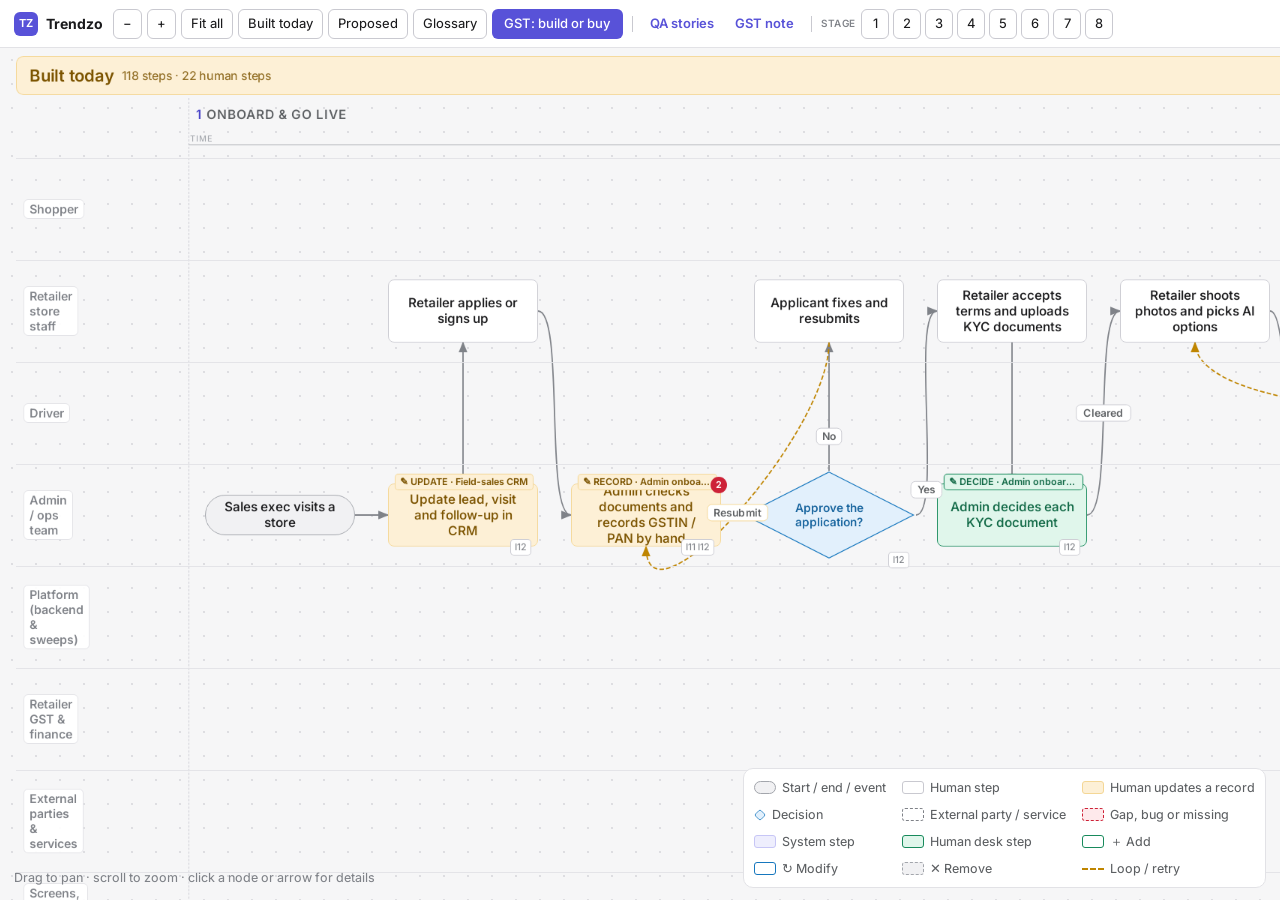
<file: index.html>
<!doctype html>
<html lang="en">
<head>
<meta charset="utf-8">
<meta name="viewport" content="width=device-width, initial-scale=1">
<title>Process map</title>
<meta name="robots" content="noindex,nofollow">
<link rel="icon" href="data:image/svg+xml,%3Csvg xmlns='http://www.w3.org/2000/svg' viewBox='0 0 32 32'%3E%3Crect width='32' height='32' rx='8' fill='%235852d8'/%3E%3Ctext x='16' y='21' font-size='13' font-family='sans-serif' font-weight='700' text-anchor='middle' fill='white'%3EOT%3C/text%3E%3C/svg%3E">
<link rel="stylesheet" href="style.css">
</head>
<body>
<header id="bar">
  <div class="brand"></div>
  <div class="tools">
    <button data-act="out" title="Zoom out">−</button>
    <button data-act="in" title="Zoom in">+</button>
    <button data-act="all">Fit all</button>
    <button data-act="manual">Manual</button>
    <button data-act="auto">Automated</button>
    <button data-act="glossary">Glossary</button>
    <span class="sep"></span>
    <a class="docnav" href="qa-consumer.html" title="Consumer app QA user stories" style="color:#5852d8;text-decoration:none;font-weight:600;font-size:13px;padding:0 8px;white-space:nowrap">QA stories</a>
    <a class="docnav" href="doc.html" title="GST: build in-house or buy" style="color:#5852d8;text-decoration:none;font-weight:600;font-size:13px;padding:0 8px;white-space:nowrap">GST note</a>
    <span class="sep"></span>
    <span class="lbl">Stage</span>
    <span id="stages"></span>
  </div>
  <div class="stats" id="stats"></div>
</header>

<main id="view">
  <div id="world">
    <svg id="edges" width="1" height="1"></svg>
    <div id="nodes"></div>
    <svg id="labels" width="1" height="1"></svg>
  </div>
  <div id="legend"></div>
  <div id="hint">Drag to pan · scroll to zoom · click a node or arrow for details</div>
</main>

<aside id="panel" hidden></aside>

<script src="data.js"></script>
<script src="app.js"></script>
</body>
</html>
</file>
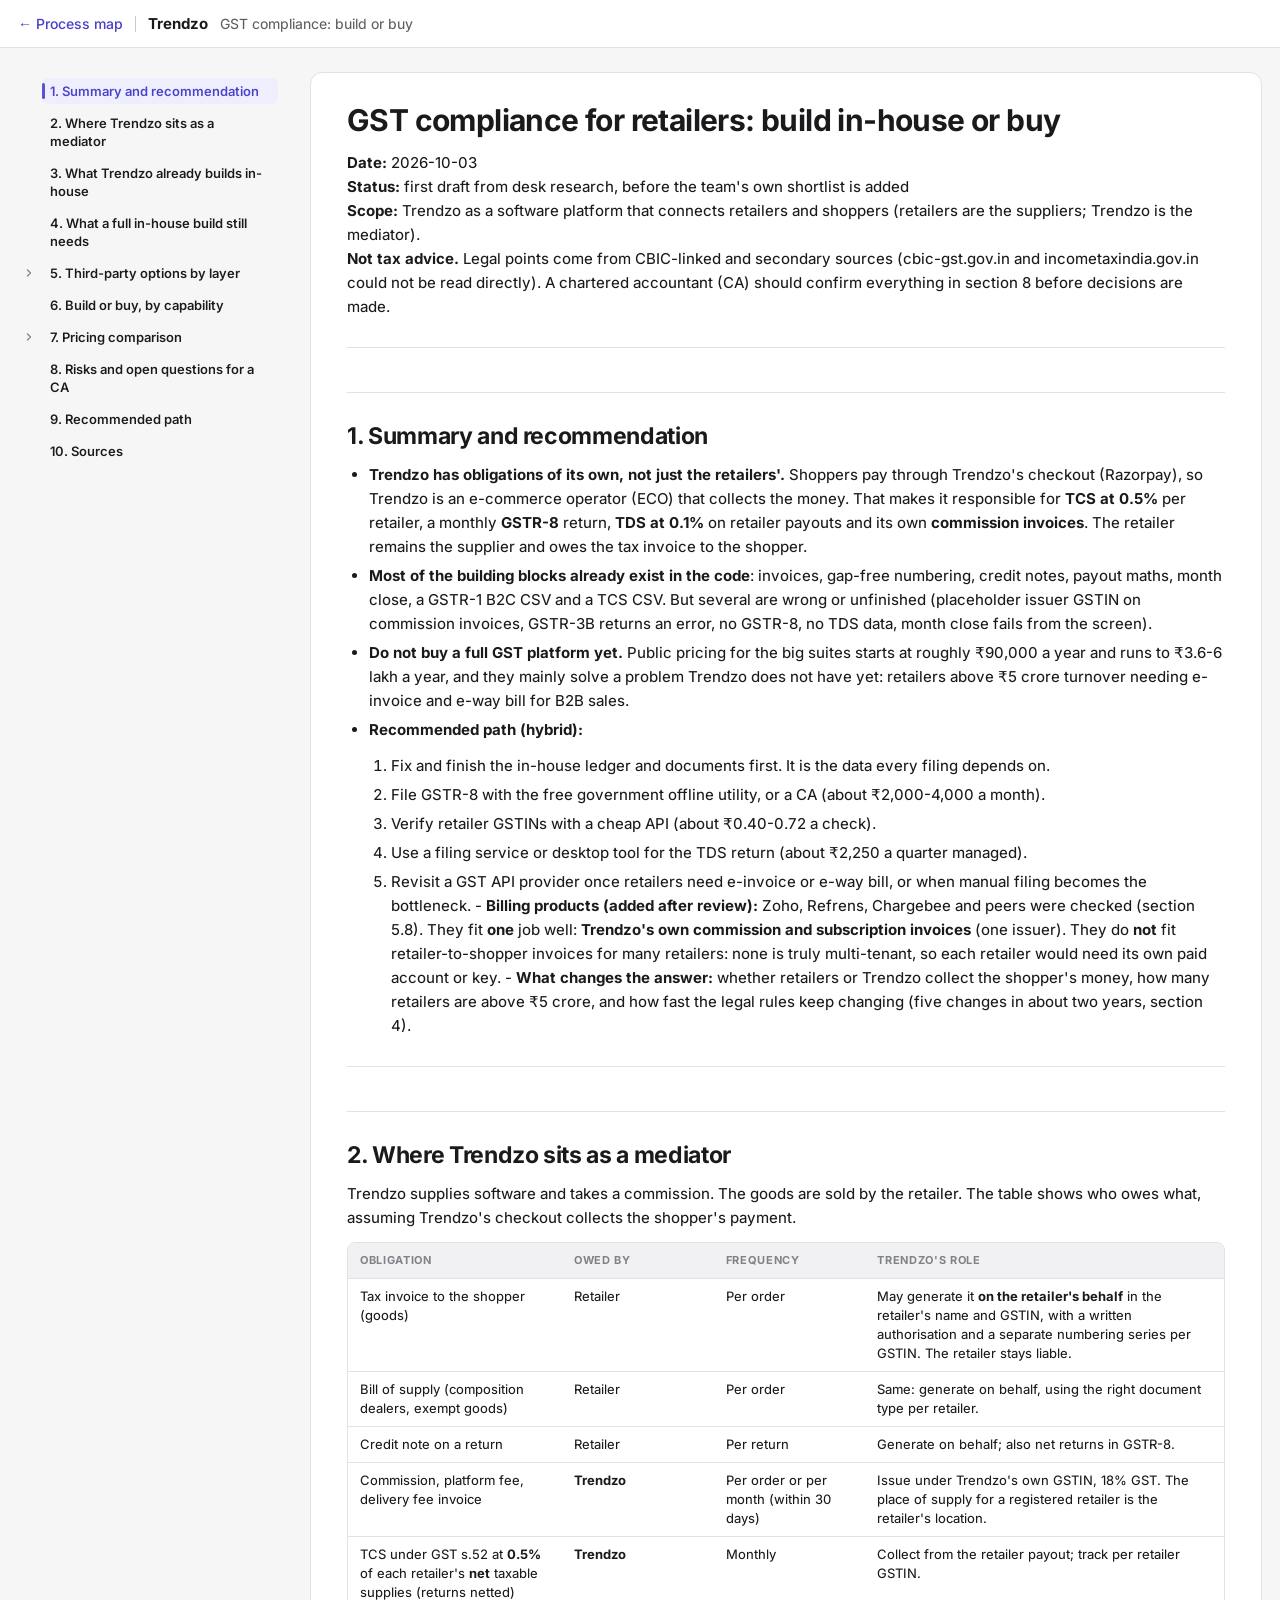
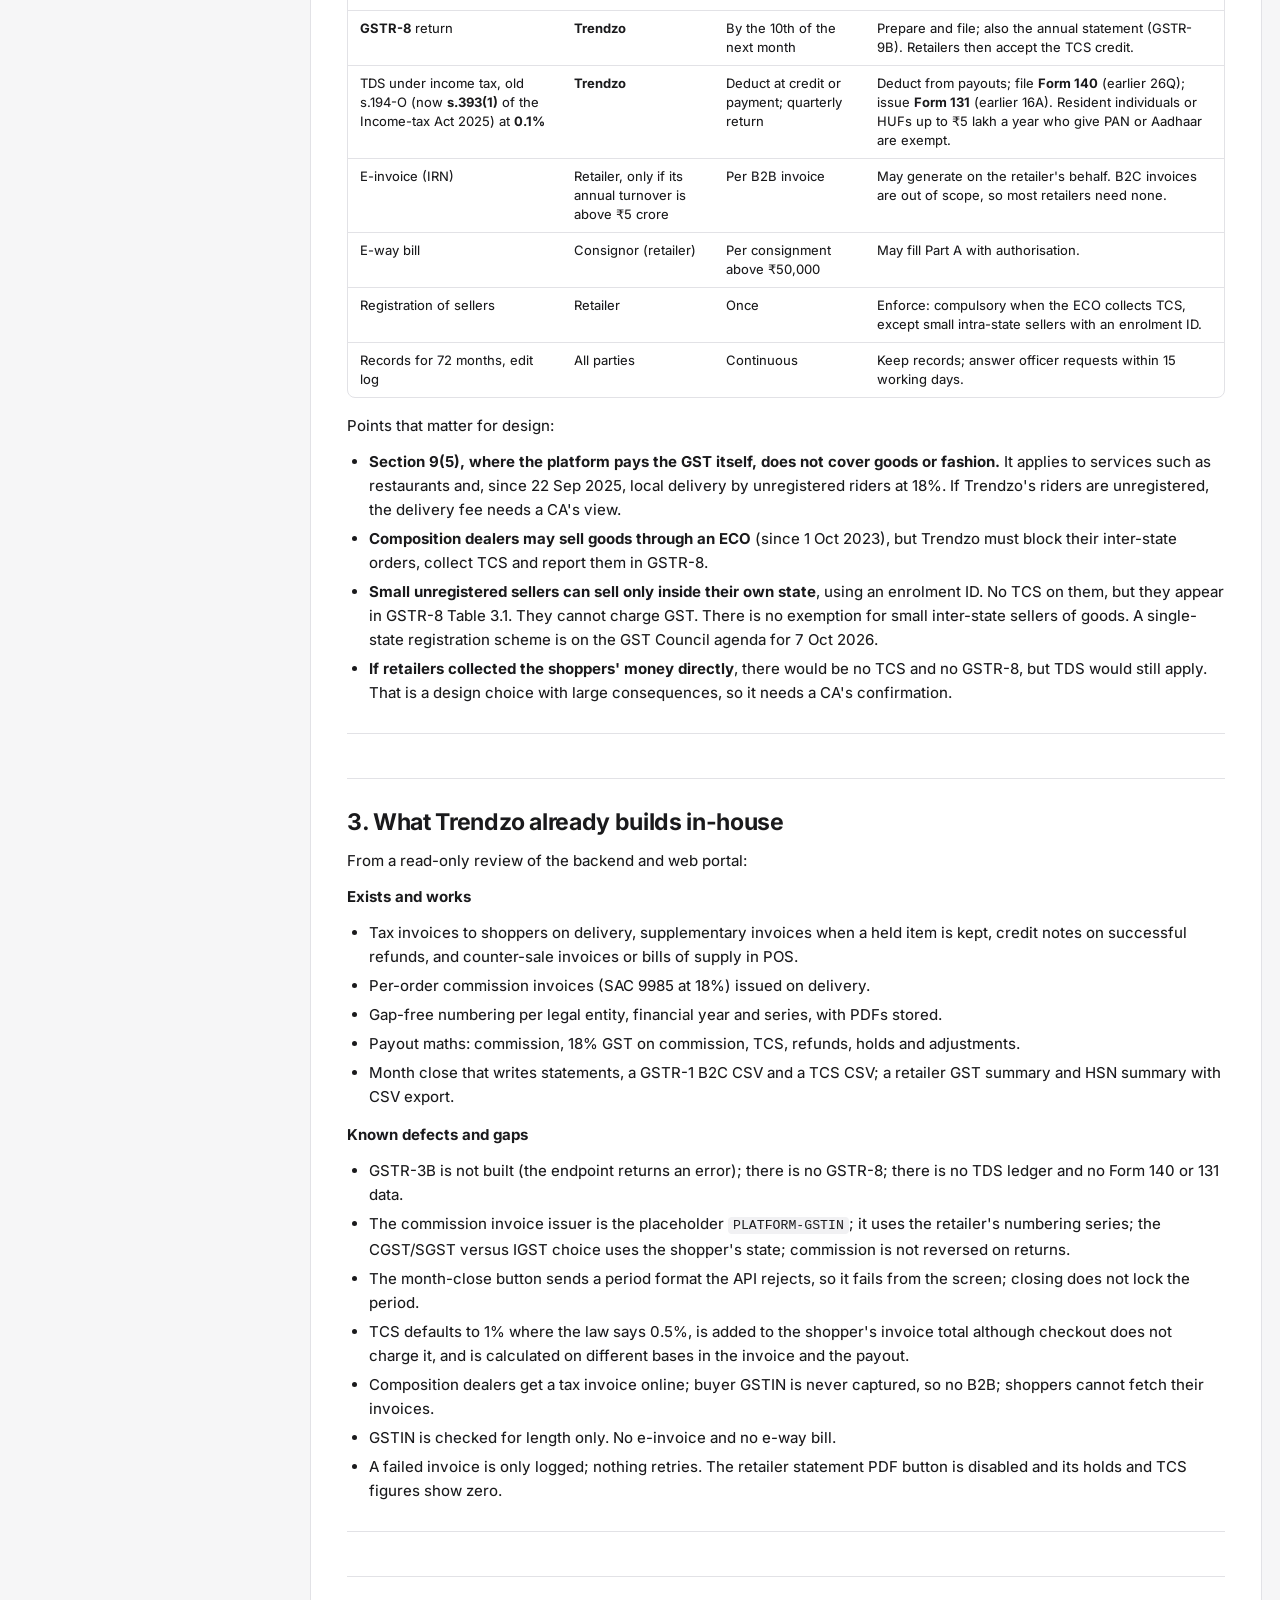
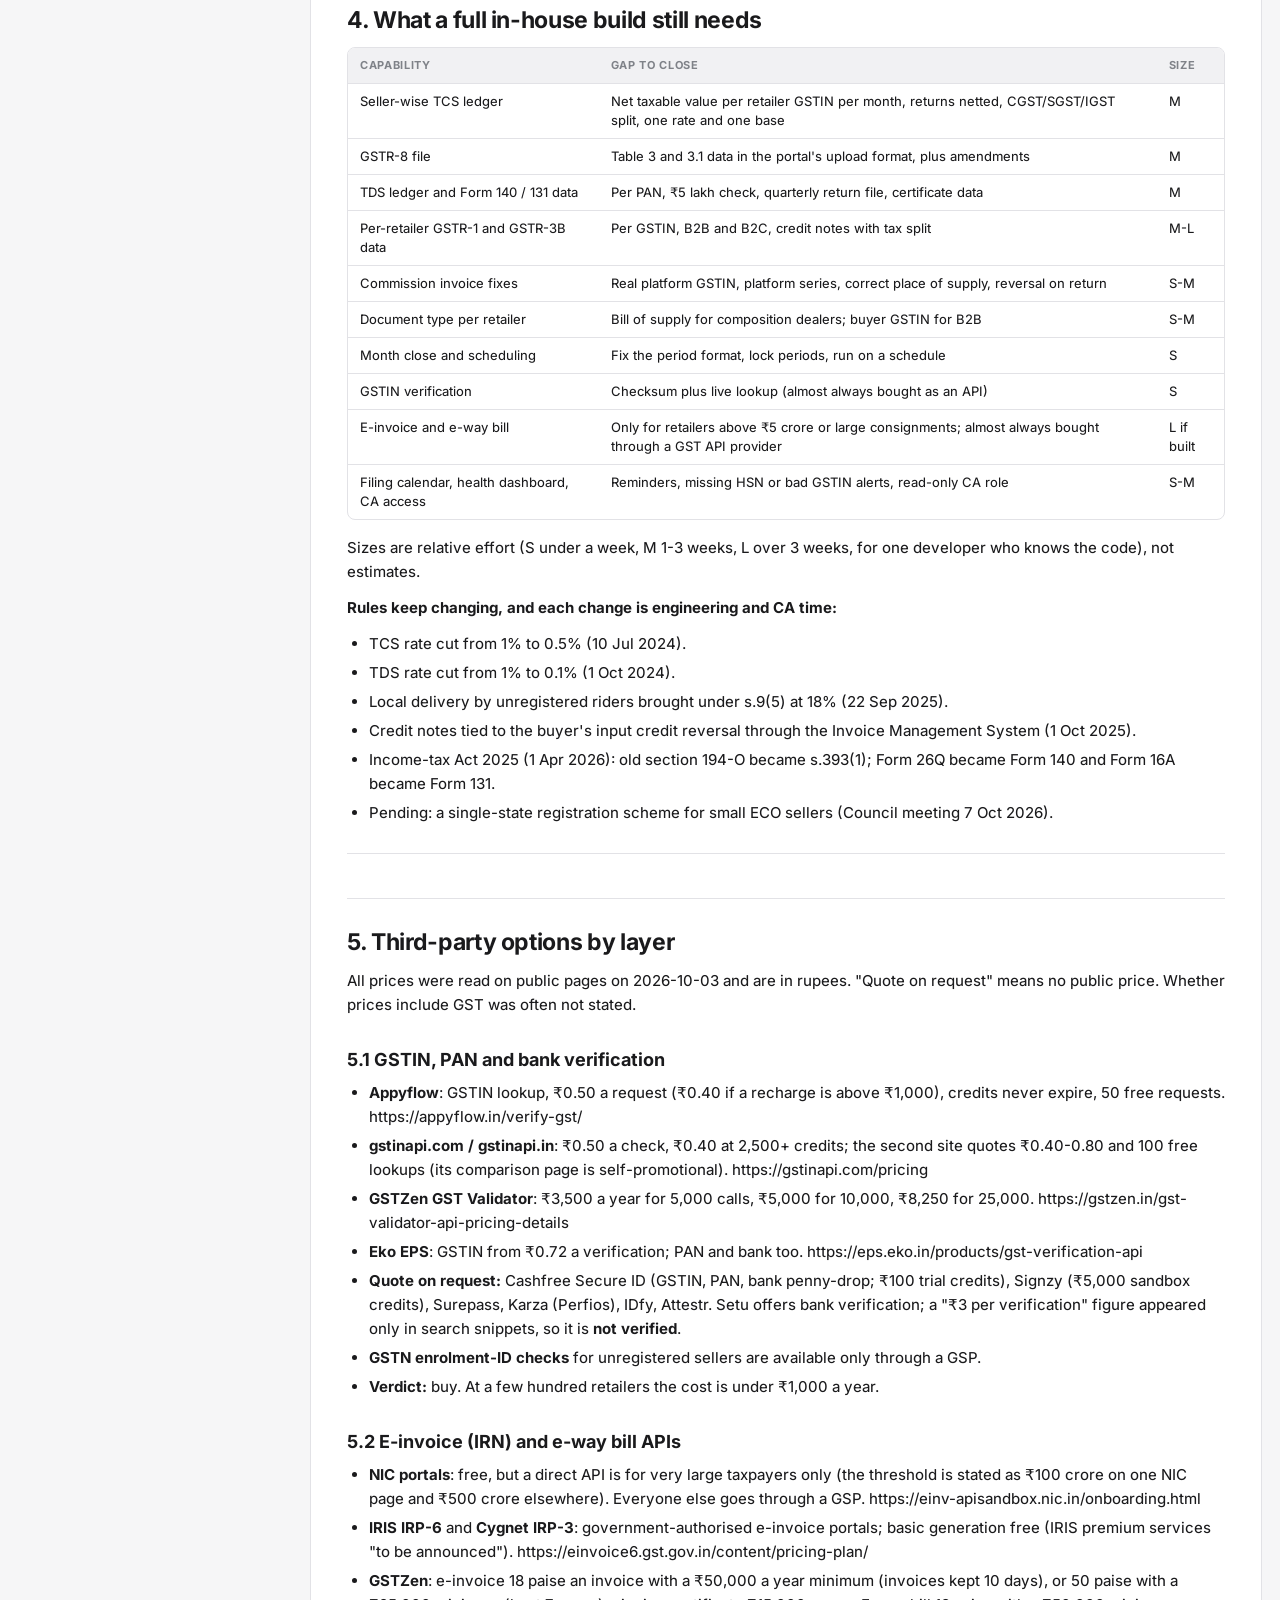
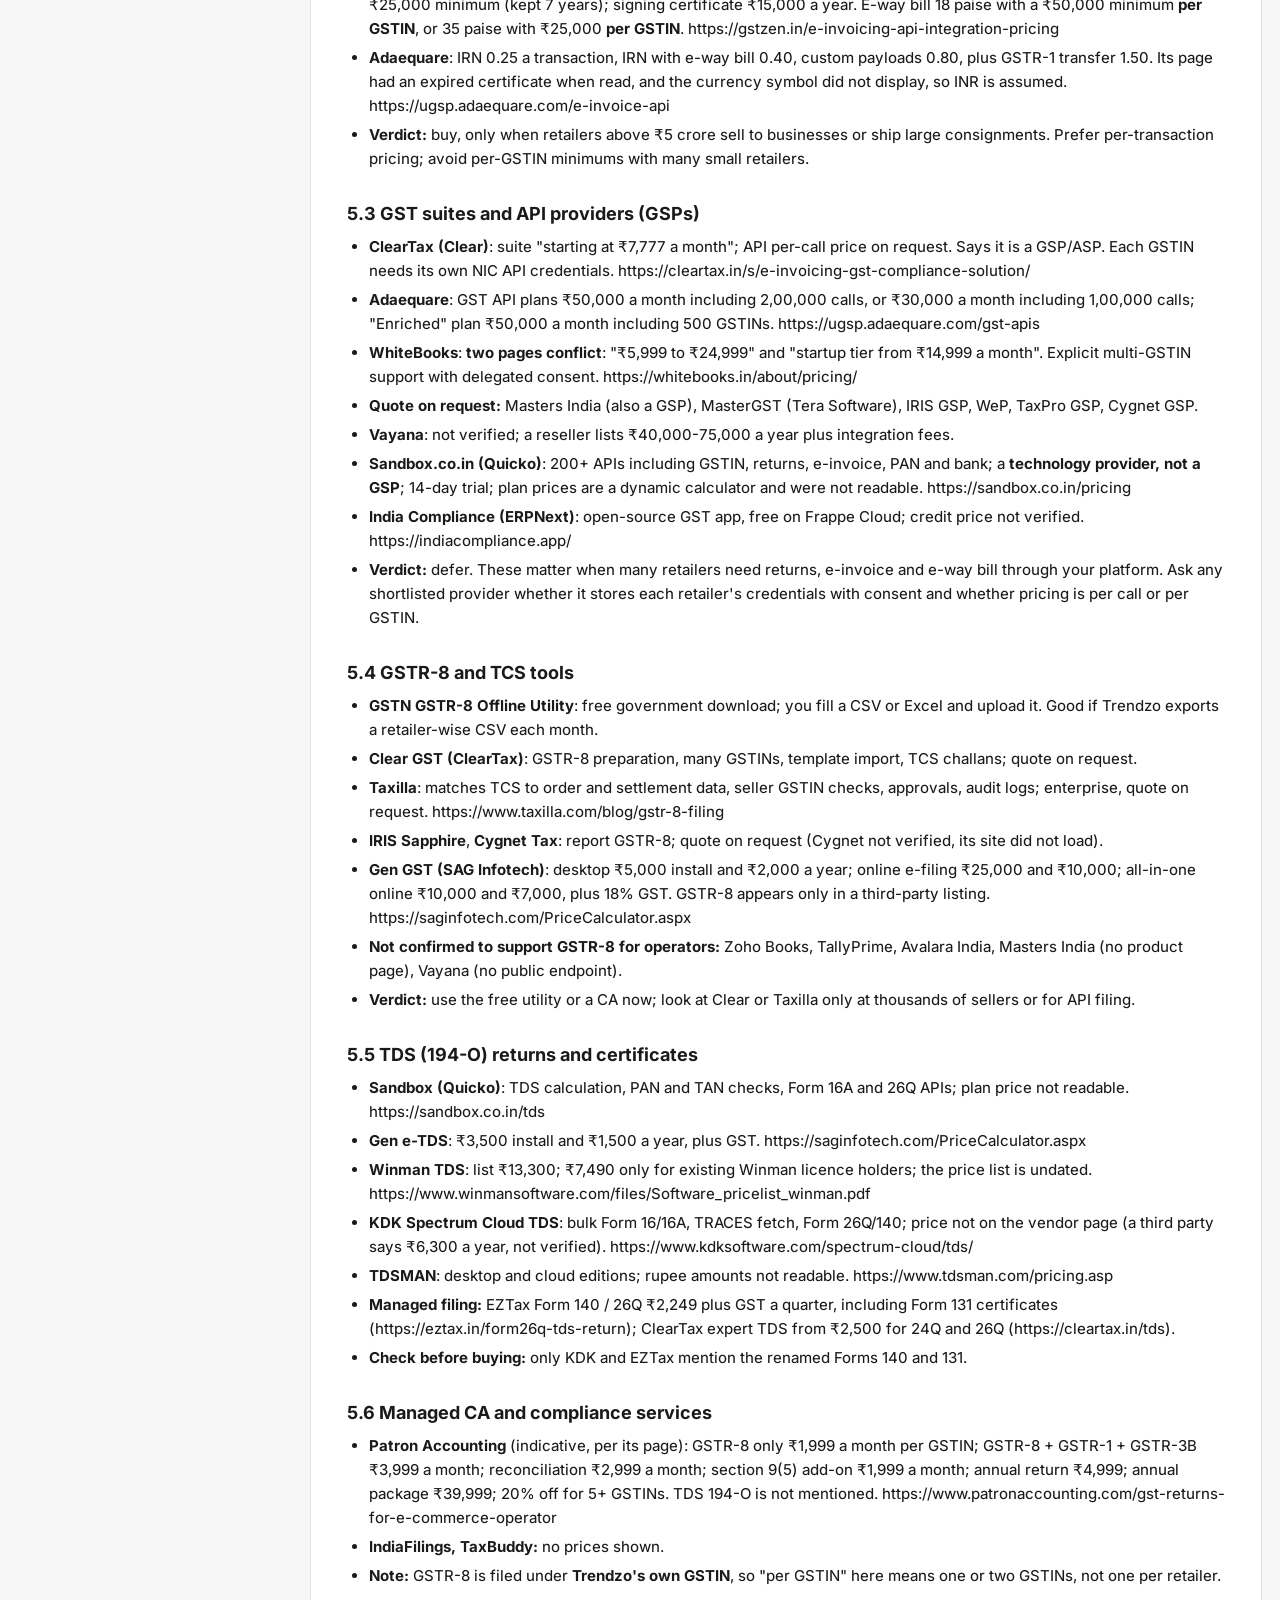
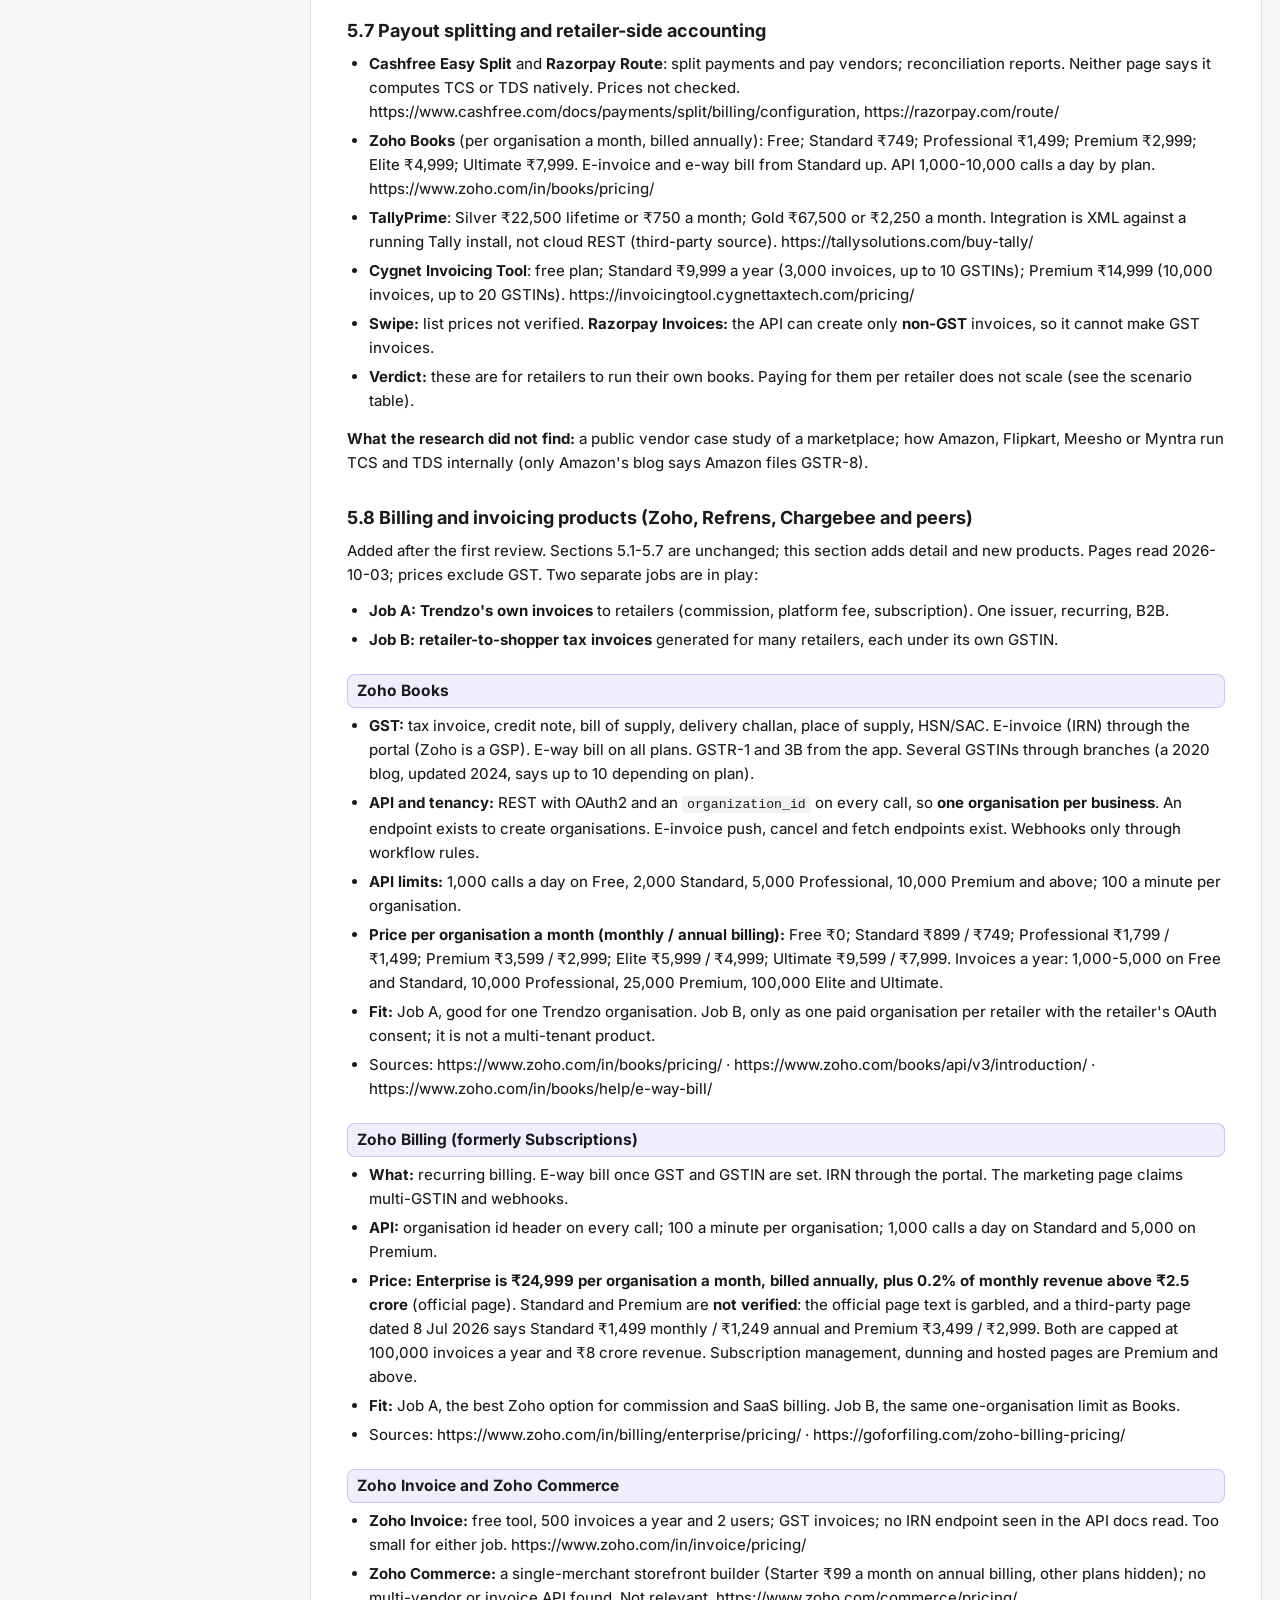
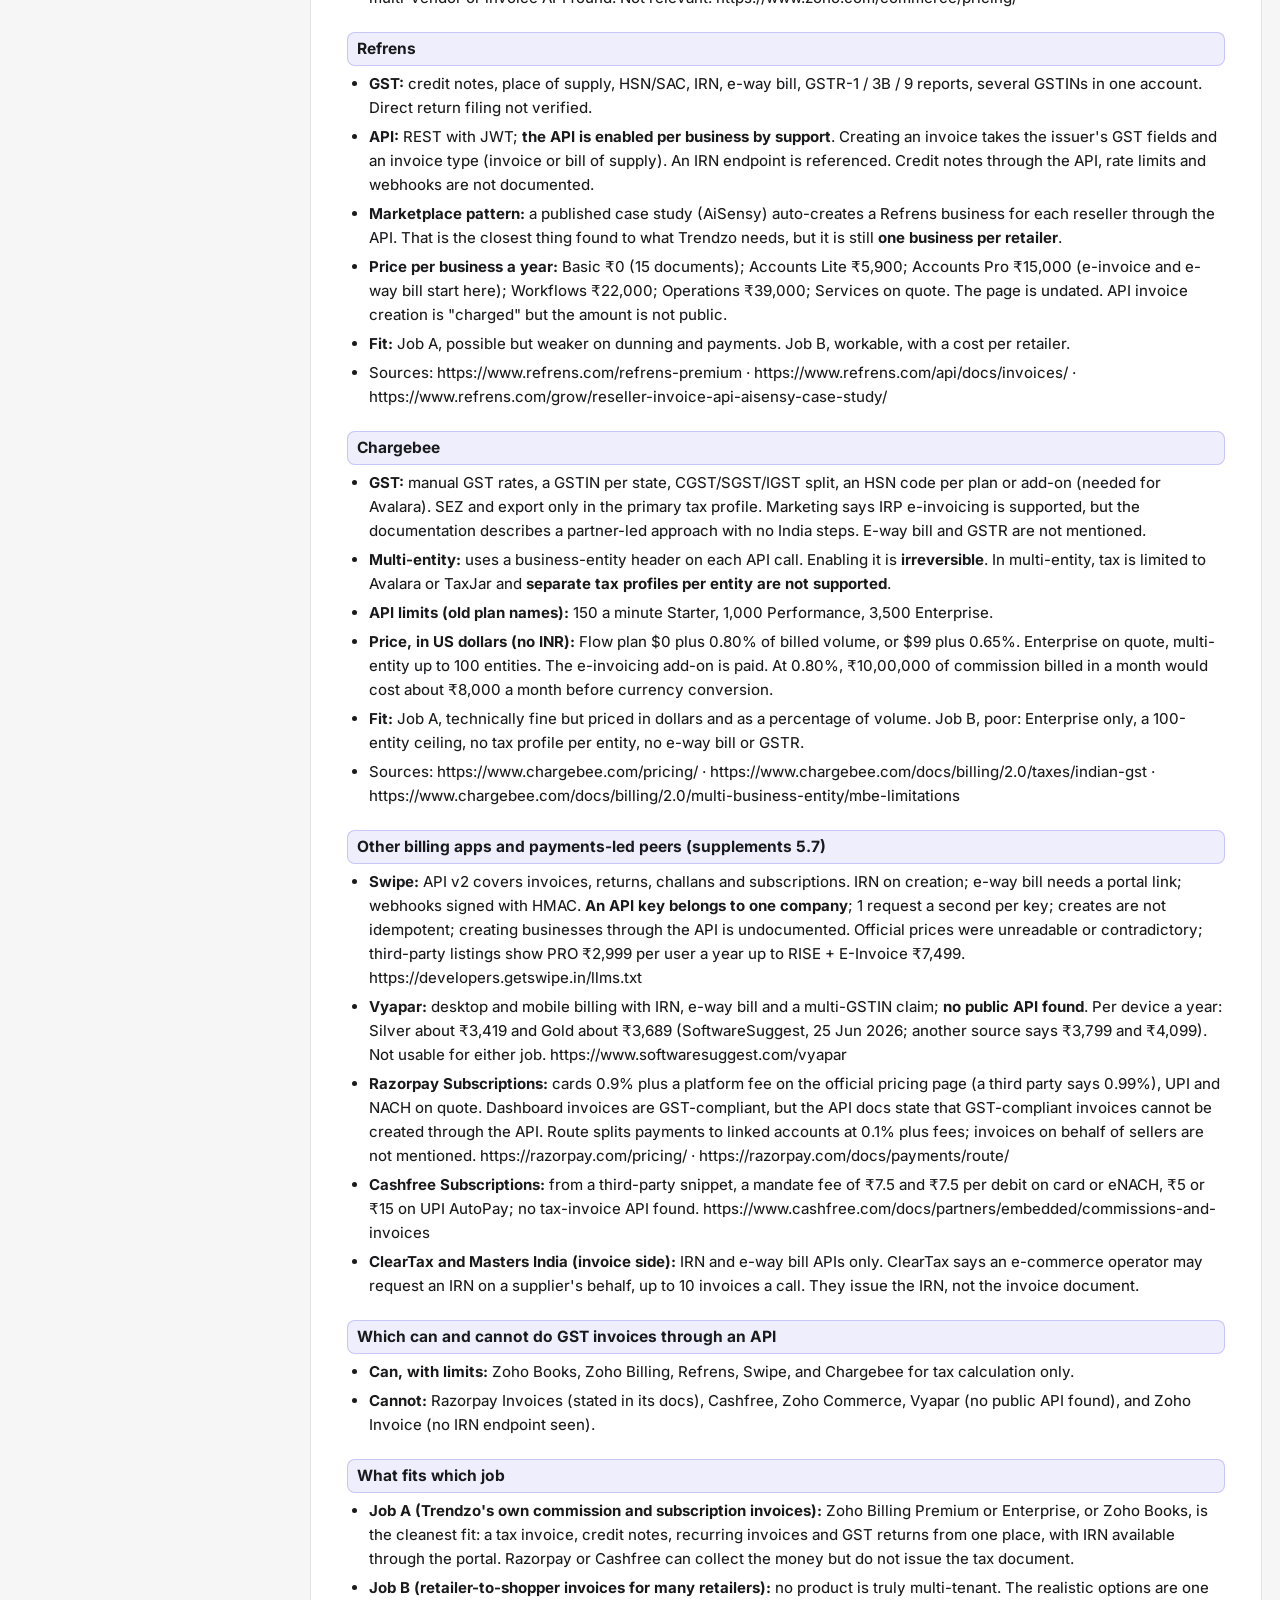
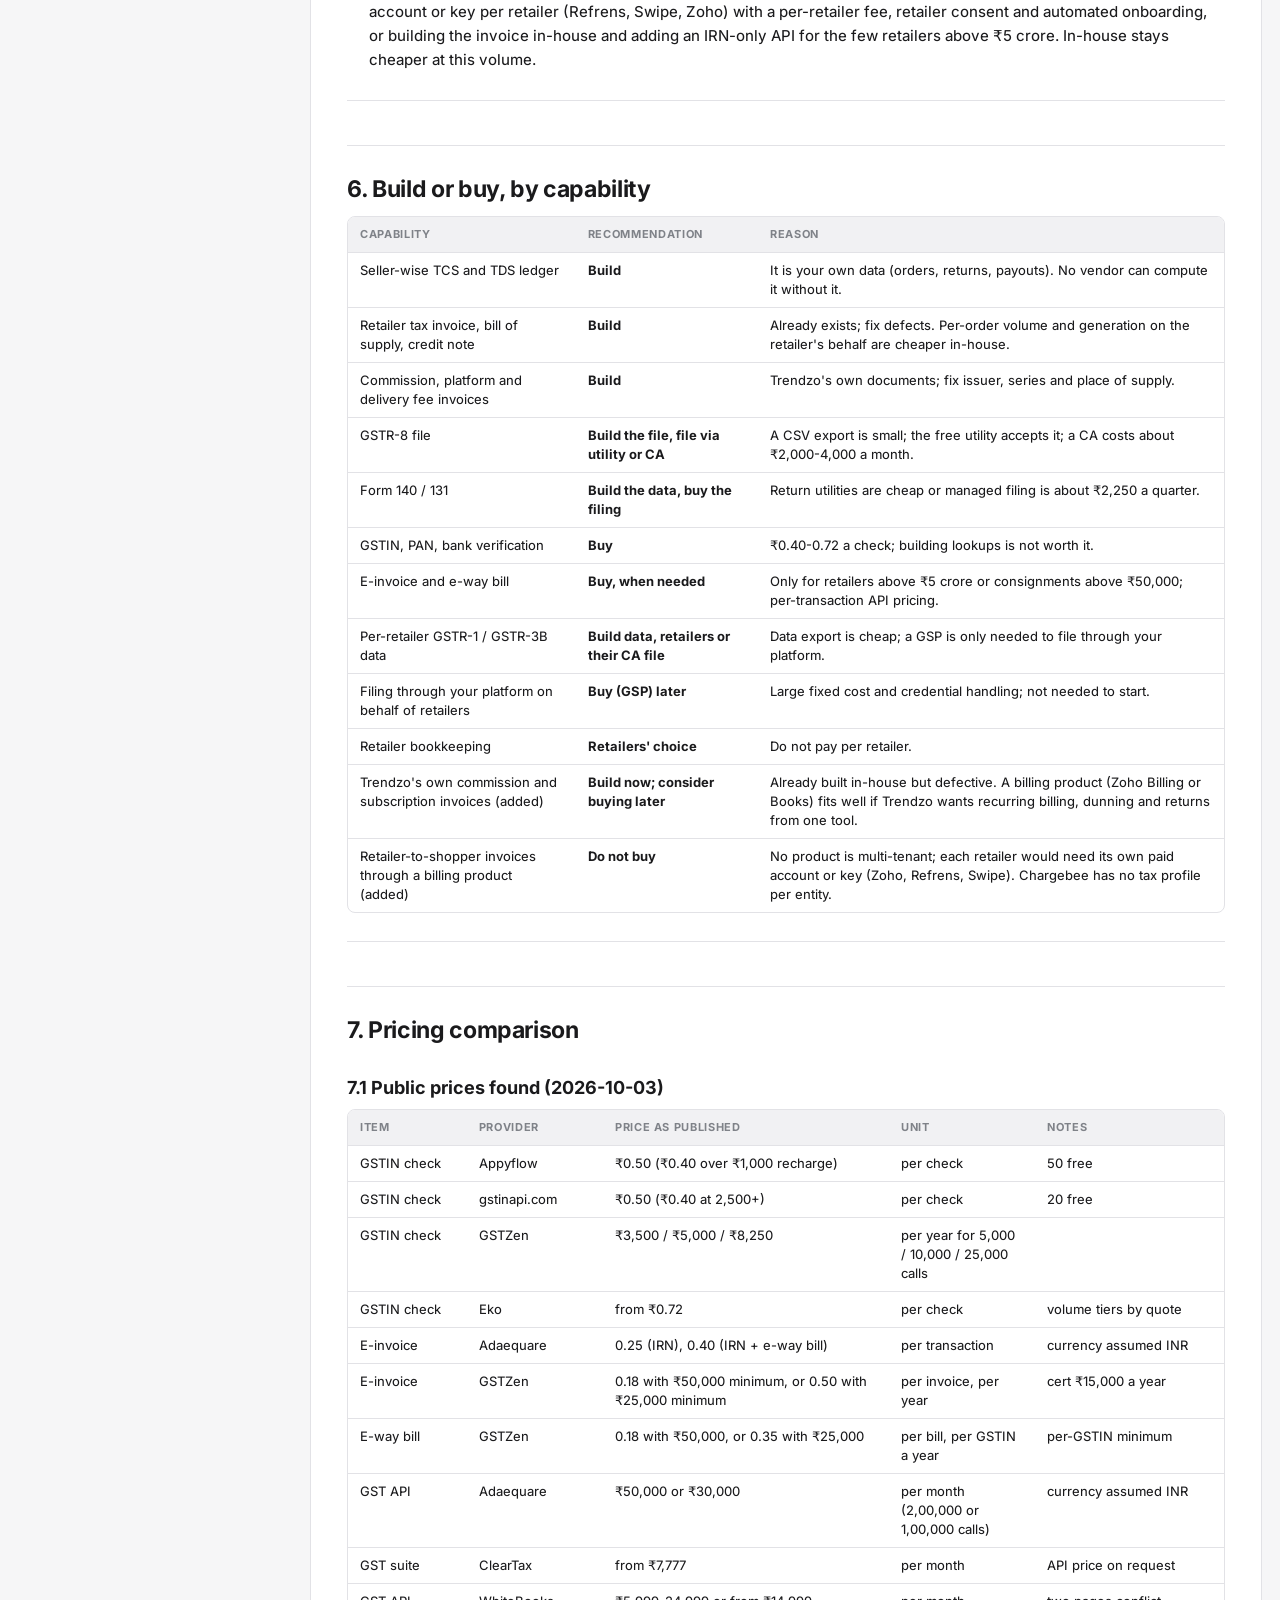
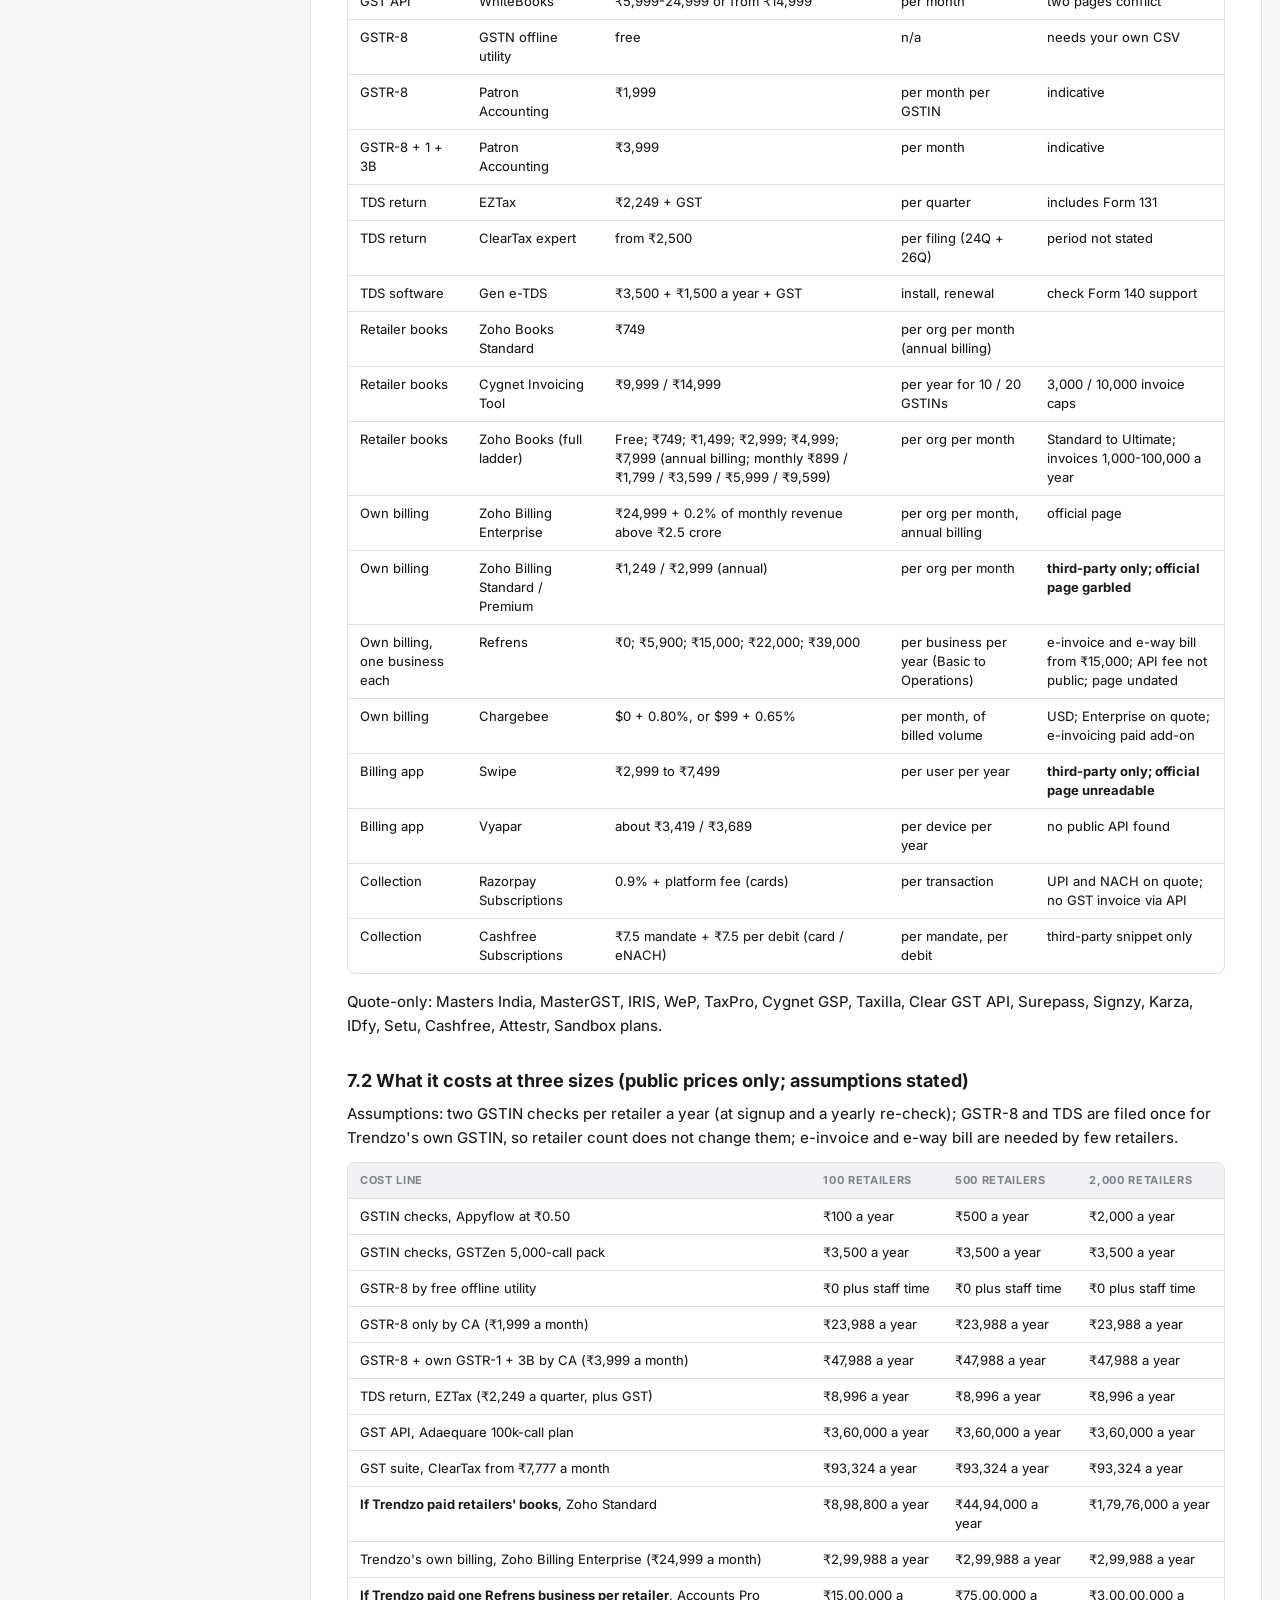
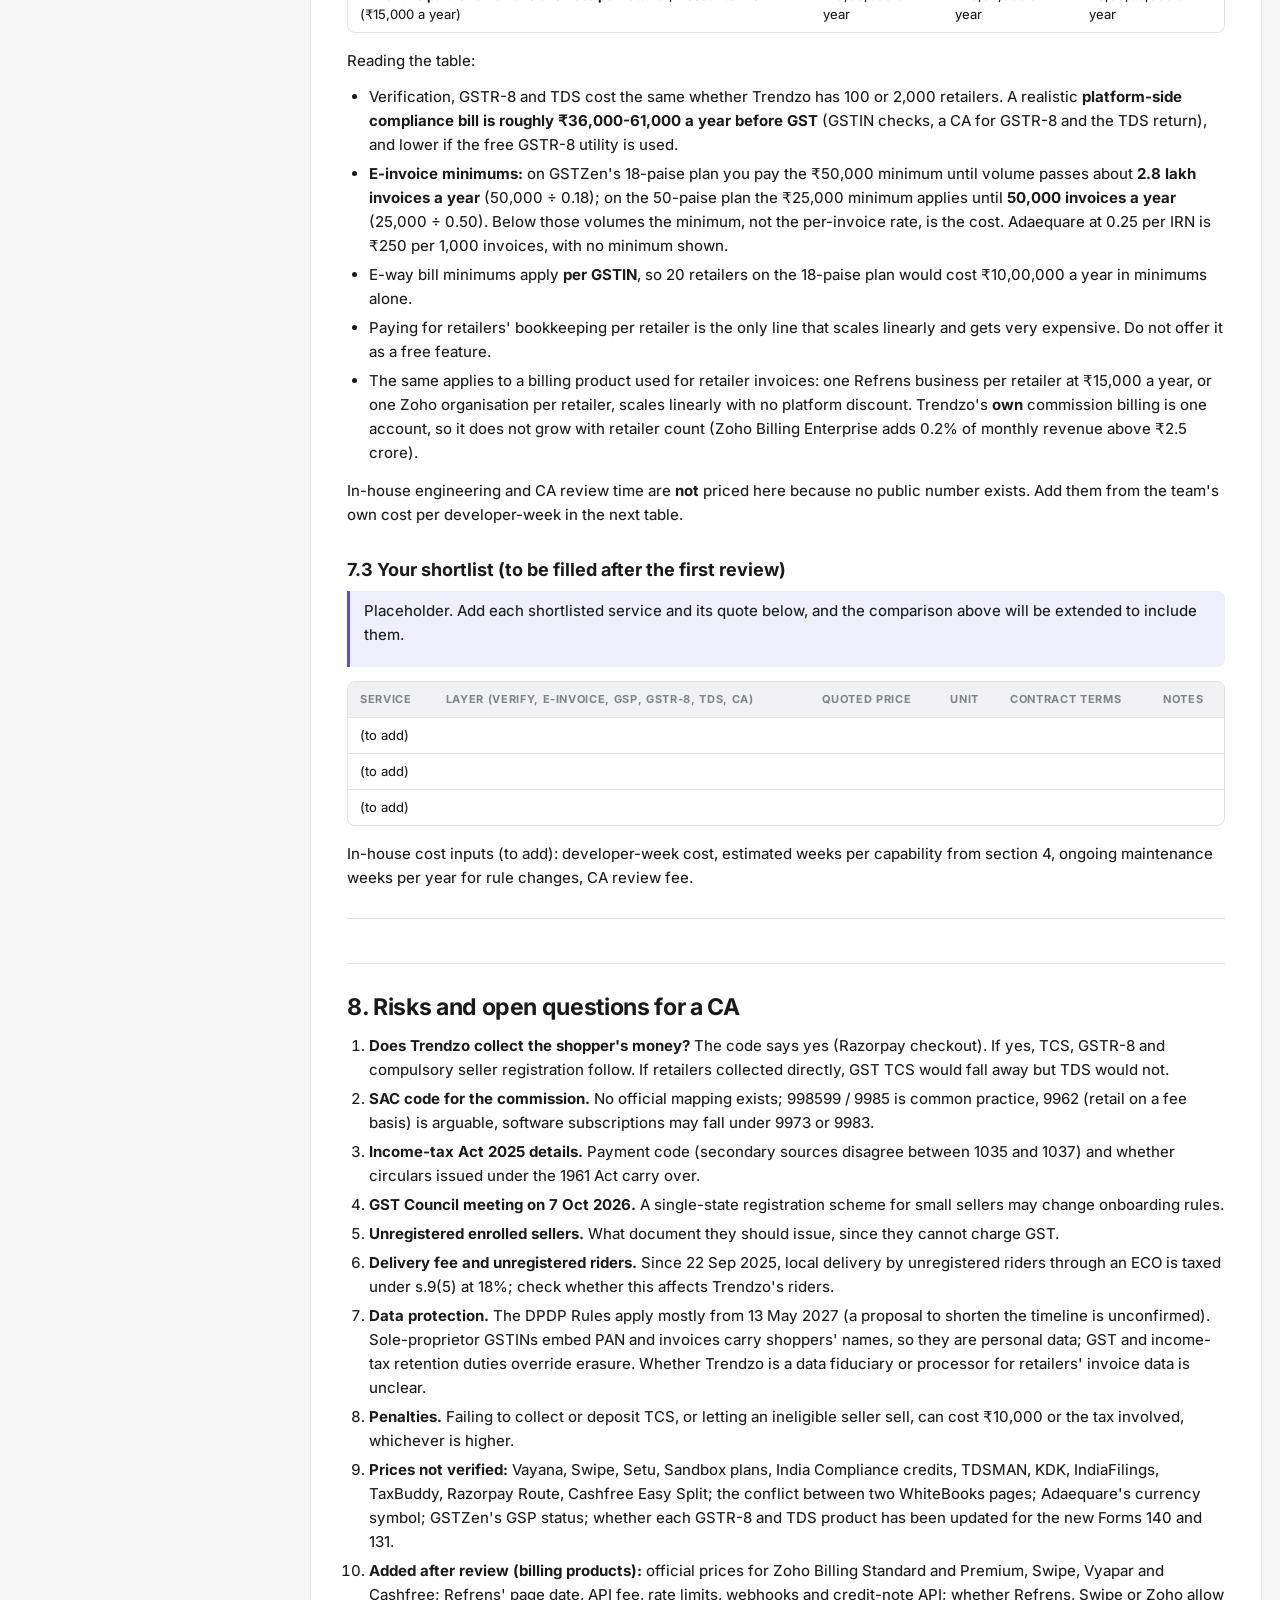
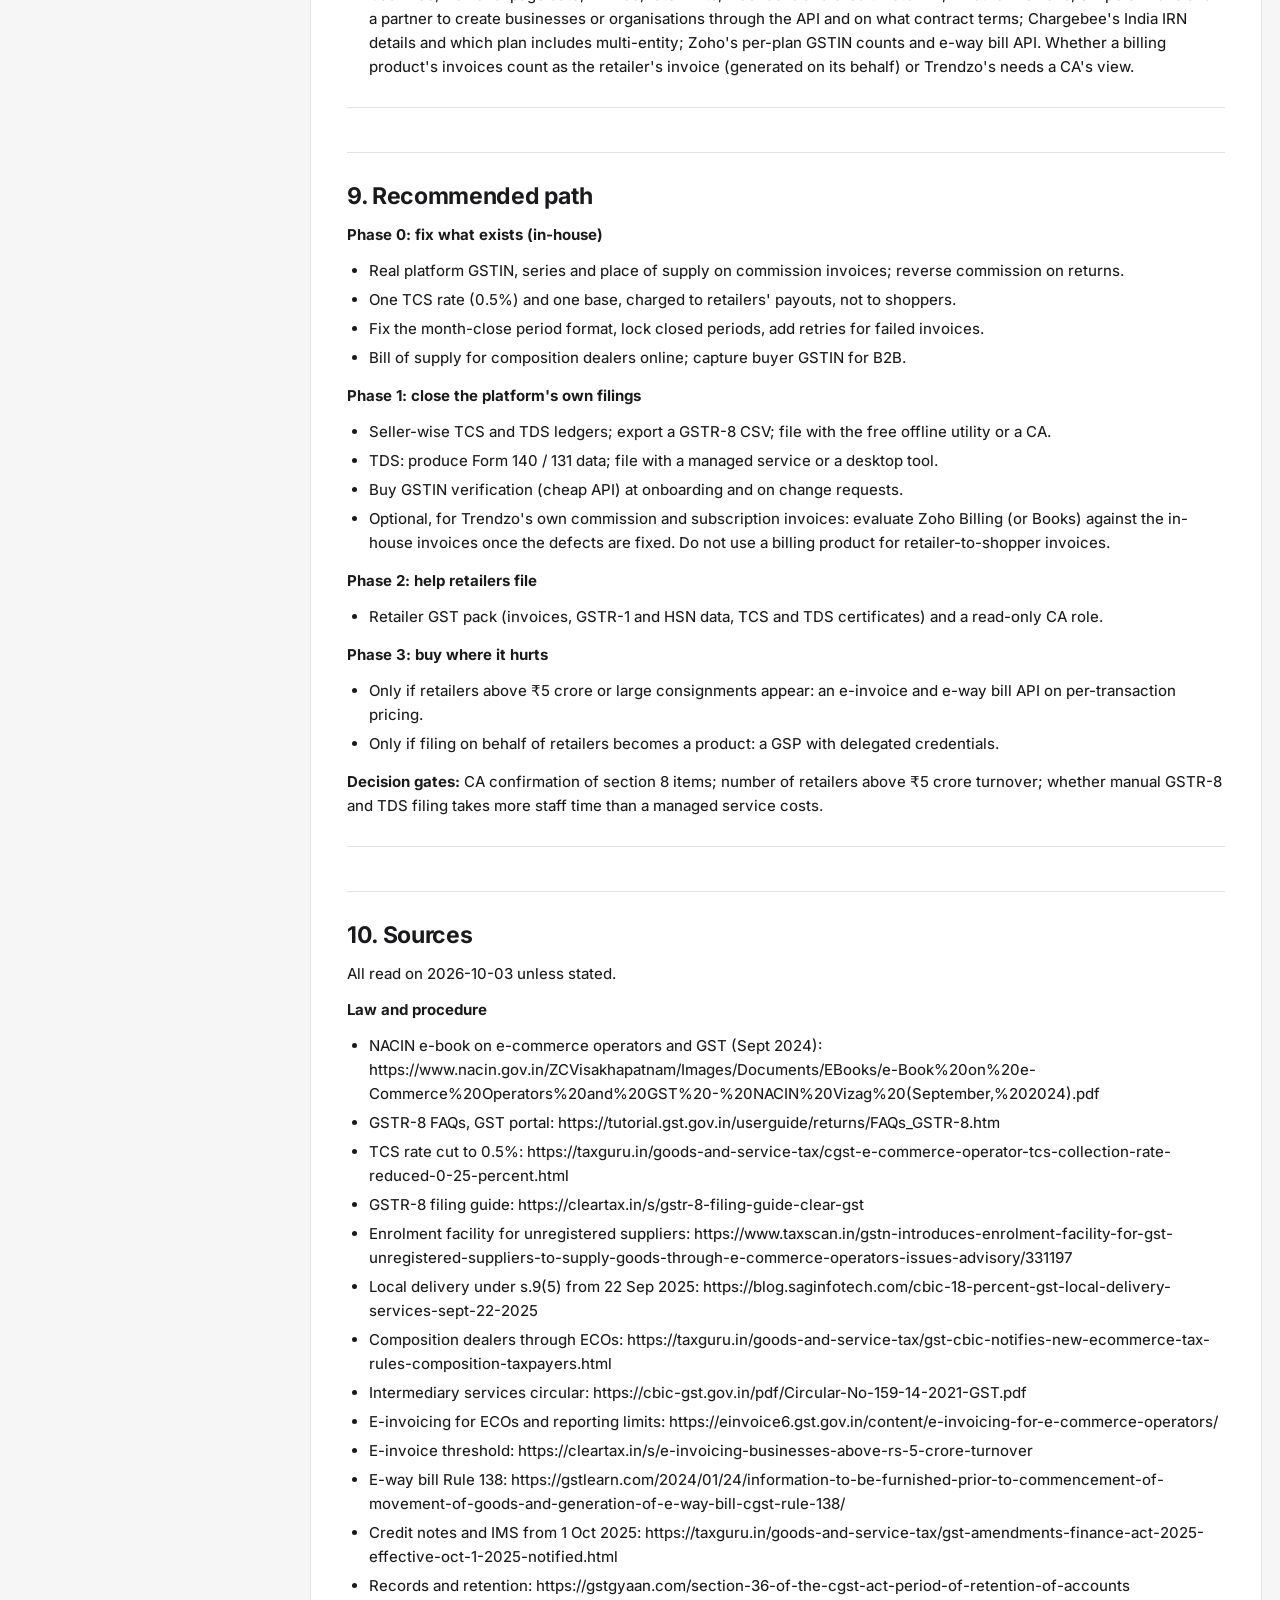
<file: doc.html>
<!doctype html>
<html lang="en"><head><meta charset="utf-8"><meta name="viewport" content="width=device-width, initial-scale=1">
<meta name="robots" content="noindex,nofollow">
<title>GST compliance for retailers: build in-house or buy · Trendzo</title>
<link rel="icon" href="data:image/svg+xml,%3Csvg xmlns='http://www.w3.org/2000/svg' viewBox='0 0 32 32'%3E%3Crect width='32' height='32' rx='8' fill='%235852d8'/%3E%3Ctext x='16' y='21' font-size='13' font-family='sans-serif' font-weight='700' text-anchor='middle' fill='white'%3EOT%3C/text%3E%3C/svg%3E">
<link rel="stylesheet" href="doc.css">
</head><body>
<header><a class="back" href="index.html">← Process map</a><span class="sep"></span><b>Trendzo</b><span class="sub">GST compliance: build or buy</span></header>
<div class="wrap">
<nav><div class="grp"><div class="gh"><span class="tg"></span><a class="l2" href="#1-summary-and-recommendation">1. Summary and recommendation</a></div></div><div class="grp"><div class="gh"><span class="tg"></span><a class="l2" href="#2-where-trendzo-sits-as-a-mediator">2. Where Trendzo sits as a mediator</a></div></div><div class="grp"><div class="gh"><span class="tg"></span><a class="l2" href="#3-what-trendzo-already-builds-in-house">3. What Trendzo already builds in-house</a></div></div><div class="grp"><div class="gh"><span class="tg"></span><a class="l2" href="#4-what-a-full-in-house-build-still-needs">4. What a full in-house build still needs</a></div></div><div class="grp"><div class="gh"><button class="tg" aria-label="Expand or collapse" tabindex="-1"><svg width="12" height="12" viewBox="0 0 24 24" fill="none" stroke="currentColor" stroke-width="2.5" stroke-linecap="round" stroke-linejoin="round"><path d="m9 6 6 6-6 6"/></svg></button><a class="l2" href="#5-third-party-options-by-layer">5. Third-party options by layer</a></div><div class="subs"><div><a class="l3" href="#51-gstin-pan-and-bank-verification">5.1 GSTIN, PAN and bank verification</a><a class="l3" href="#52-e-invoice-irn-and-e-way-bill-apis">5.2 E-invoice (IRN) and e-way bill APIs</a><a class="l3" href="#53-gst-suites-and-api-providers-gsps">5.3 GST suites and API providers (GSPs)</a><a class="l3" href="#54-gstr-8-and-tcs-tools">5.4 GSTR-8 and TCS tools</a><a class="l3" href="#55-tds-194-o-returns-and-certificates">5.5 TDS (194-O) returns and certificates</a><a class="l3" href="#56-managed-ca-and-compliance-services">5.6 Managed CA and compliance services</a><a class="l3" href="#57-payout-splitting-and-retailer-side-accounting">5.7 Payout splitting and retailer-side accounting</a><a class="l3" href="#58-billing-and-invoicing-products-zoho-refrens-chargebee-and-peers">5.8 Billing and invoicing products (Zoho, Refrens, Chargebee and peers)</a></div></div></div><div class="grp"><div class="gh"><span class="tg"></span><a class="l2" href="#6-build-or-buy-by-capability">6. Build or buy, by capability</a></div></div><div class="grp"><div class="gh"><button class="tg" aria-label="Expand or collapse" tabindex="-1"><svg width="12" height="12" viewBox="0 0 24 24" fill="none" stroke="currentColor" stroke-width="2.5" stroke-linecap="round" stroke-linejoin="round"><path d="m9 6 6 6-6 6"/></svg></button><a class="l2" href="#7-pricing-comparison">7. Pricing comparison</a></div><div class="subs"><div><a class="l3" href="#71-public-prices-found-2026-10-03">7.1 Public prices found (2026-10-03)</a><a class="l3" href="#72-what-it-costs-at-three-sizes-public-prices-only-assumptions-stated">7.2 What it costs at three sizes (public prices only; assumptions stated)</a><a class="l3" href="#73-your-shortlist-to-be-filled-after-the-first-review">7.3 Your shortlist (to be filled after the first review)</a></div></div></div><div class="grp"><div class="gh"><span class="tg"></span><a class="l2" href="#8-risks-and-open-questions-for-a-ca">8. Risks and open questions for a CA</a></div></div><div class="grp"><div class="gh"><span class="tg"></span><a class="l2" href="#9-recommended-path">9. Recommended path</a></div></div><div class="grp"><div class="gh"><span class="tg"></span><a class="l2" href="#10-sources">10. Sources</a></div></div></nav>
<main>
<h1>GST compliance for retailers: build in-house or buy</h1>

<p><strong>Date:</strong> 2026-10-03<br />
<strong>Status:</strong> first draft from desk research, before the team's own shortlist is added<br />
<strong>Scope:</strong> Trendzo as a software platform that connects retailers and shoppers (retailers are the suppliers; Trendzo is the mediator).<br />
<strong>Not tax advice.</strong> Legal points come from CBIC-linked and secondary sources (cbic-gst.gov.in and incometaxindia.gov.in could not be read directly). A chartered accountant (CA) should confirm everything in section 8 before decisions are made.</p>
<hr />
<h2 id="1-summary-and-recommendation">1. Summary and recommendation</h2>
<ul>
<li><strong>Trendzo has obligations of its own, not just the retailers'.</strong> Shoppers pay through Trendzo's checkout (Razorpay), so Trendzo is an e-commerce operator (ECO) that collects the money. That makes it responsible for <strong>TCS at 0.5%</strong> per retailer, a monthly <strong>GSTR-8</strong> return, <strong>TDS at 0.1%</strong> on retailer payouts and its own <strong>commission invoices</strong>. The retailer remains the supplier and owes the tax invoice to the shopper.</li>
<li><strong>Most of the building blocks already exist in the code</strong>: invoices, gap-free numbering, credit notes, payout maths, month close, a GSTR-1 B2C CSV and a TCS CSV. But several are wrong or unfinished (placeholder issuer GSTIN on commission invoices, GSTR-3B returns an error, no GSTR-8, no TDS data, month close fails from the screen).</li>
<li><strong>Do not buy a full GST platform yet.</strong> Public pricing for the big suites starts at roughly ₹90,000 a year and runs to ₹3.6-6 lakh a year, and they mainly solve a problem Trendzo does not have yet: retailers above ₹5 crore turnover needing e-invoice and e-way bill for B2B sales.</li>
<li>
<p><strong>Recommended path (hybrid):</strong></p>
<ol>
<li>Fix and finish the in-house ledger and documents first. It is the data every filing depends on.</li>
<li>File GSTR-8 with the free government offline utility, or a CA (about ₹2,000-4,000 a month).</li>
<li>Verify retailer GSTINs with a cheap API (about ₹0.40-0.72 a check).</li>
<li>Use a filing service or desktop tool for the TDS return (about ₹2,250 a quarter managed).</li>
<li>Revisit a GST API provider once retailers need e-invoice or e-way bill, or when manual filing becomes the bottleneck.
- <strong>Billing products (added after review):</strong> Zoho, Refrens, Chargebee and peers were checked (section 5.8). They fit <strong>one</strong> job well: <strong>Trendzo's own commission and subscription invoices</strong> (one issuer). They do <strong>not</strong> fit retailer-to-shopper invoices for many retailers: none is truly multi-tenant, so each retailer would need its own paid account or key.
- <strong>What changes the answer:</strong> whether retailers or Trendzo collect the shopper's money, how many retailers are above ₹5 crore, and how fast the legal rules keep changing (five changes in about two years, section 4).</li>
</ol>
</li>
</ul>
<hr />
<h2 id="2-where-trendzo-sits-as-a-mediator">2. Where Trendzo sits as a mediator</h2>
<p>Trendzo supplies software and takes a commission. The goods are sold by the retailer. The table shows who owes what, assuming Trendzo's checkout collects the shopper's payment.</p>
<div class="tw"><table>
<thead>
<tr>
<th>Obligation</th>
<th>Owed by</th>
<th>Frequency</th>
<th>Trendzo's role</th>
</tr>
</thead>
<tbody>
<tr>
<td>Tax invoice to the shopper (goods)</td>
<td>Retailer</td>
<td>Per order</td>
<td>May generate it <strong>on the retailer's behalf</strong> in the retailer's name and GSTIN, with a written authorisation and a separate numbering series per GSTIN. The retailer stays liable.</td>
</tr>
<tr>
<td>Bill of supply (composition dealers, exempt goods)</td>
<td>Retailer</td>
<td>Per order</td>
<td>Same: generate on behalf, using the right document type per retailer.</td>
</tr>
<tr>
<td>Credit note on a return</td>
<td>Retailer</td>
<td>Per return</td>
<td>Generate on behalf; also net returns in GSTR-8.</td>
</tr>
<tr>
<td>Commission, platform fee, delivery fee invoice</td>
<td><strong>Trendzo</strong></td>
<td>Per order or per month (within 30 days)</td>
<td>Issue under Trendzo's own GSTIN, 18% GST. The place of supply for a registered retailer is the retailer's location.</td>
</tr>
<tr>
<td>TCS under GST s.52 at <strong>0.5%</strong> of each retailer's <strong>net</strong> taxable supplies (returns netted)</td>
<td><strong>Trendzo</strong></td>
<td>Monthly</td>
<td>Collect from the retailer payout; track per retailer GSTIN.</td>
</tr>
<tr>
<td><strong>GSTR-8</strong> return</td>
<td><strong>Trendzo</strong></td>
<td>By the 10th of the next month</td>
<td>Prepare and file; also the annual statement (GSTR-9B). Retailers then accept the TCS credit.</td>
</tr>
<tr>
<td>TDS under income tax, old s.194-O (now <strong>s.393(1)</strong> of the Income-tax Act 2025) at <strong>0.1%</strong></td>
<td><strong>Trendzo</strong></td>
<td>Deduct at credit or payment; quarterly return</td>
<td>Deduct from payouts; file <strong>Form 140</strong> (earlier 26Q); issue <strong>Form 131</strong> (earlier 16A). Resident individuals or HUFs up to ₹5 lakh a year who give PAN or Aadhaar are exempt.</td>
</tr>
<tr>
<td>E-invoice (IRN)</td>
<td>Retailer, only if its annual turnover is above ₹5 crore</td>
<td>Per B2B invoice</td>
<td>May generate on the retailer's behalf. B2C invoices are out of scope, so most retailers need none.</td>
</tr>
<tr>
<td>E-way bill</td>
<td>Consignor (retailer)</td>
<td>Per consignment above ₹50,000</td>
<td>May fill Part A with authorisation.</td>
</tr>
<tr>
<td>Registration of sellers</td>
<td>Retailer</td>
<td>Once</td>
<td>Enforce: compulsory when the ECO collects TCS, except small intra-state sellers with an enrolment ID.</td>
</tr>
<tr>
<td>Records for 72 months, edit log</td>
<td>All parties</td>
<td>Continuous</td>
<td>Keep records; answer officer requests within 15 working days.</td>
</tr>
</tbody>
</table></div>
<p>Points that matter for design:</p>
<ul>
<li><strong>Section 9(5), where the platform pays the GST itself, does not cover goods or fashion.</strong> It applies to services such as restaurants and, since 22 Sep 2025, local delivery by unregistered riders at 18%. If Trendzo's riders are unregistered, the delivery fee needs a CA's view.</li>
<li><strong>Composition dealers may sell goods through an ECO</strong> (since 1 Oct 2023), but Trendzo must block their inter-state orders, collect TCS and report them in GSTR-8.</li>
<li><strong>Small unregistered sellers can sell only inside their own state</strong>, using an enrolment ID. No TCS on them, but they appear in GSTR-8 Table 3.1. They cannot charge GST. There is no exemption for small inter-state sellers of goods. A single-state registration scheme is on the GST Council agenda for 7 Oct 2026.</li>
<li><strong>If retailers collected the shoppers' money directly</strong>, there would be no TCS and no GSTR-8, but TDS would still apply. That is a design choice with large consequences, so it needs a CA's confirmation.</li>
</ul>
<hr />
<h2 id="3-what-trendzo-already-builds-in-house">3. What Trendzo already builds in-house</h2>
<p>From a read-only review of the backend and web portal:</p>
<p><strong>Exists and works</strong></p>
<ul>
<li>Tax invoices to shoppers on delivery, supplementary invoices when a held item is kept, credit notes on successful refunds, and counter-sale invoices or bills of supply in POS.</li>
<li>Per-order commission invoices (SAC 9985 at 18%) issued on delivery.</li>
<li>Gap-free numbering per legal entity, financial year and series, with PDFs stored.</li>
<li>Payout maths: commission, 18% GST on commission, TCS, refunds, holds and adjustments.</li>
<li>Month close that writes statements, a GSTR-1 B2C CSV and a TCS CSV; a retailer GST summary and HSN summary with CSV export.</li>
</ul>
<p><strong>Known defects and gaps</strong></p>
<ul>
<li>GSTR-3B is not built (the endpoint returns an error); there is no GSTR-8; there is no TDS ledger and no Form 140 or 131 data.</li>
<li>The commission invoice issuer is the placeholder <code>PLATFORM-GSTIN</code>; it uses the retailer's numbering series; the CGST/SGST versus IGST choice uses the shopper's state; commission is not reversed on returns.</li>
<li>The month-close button sends a period format the API rejects, so it fails from the screen; closing does not lock the period.</li>
<li>TCS defaults to 1% where the law says 0.5%, is added to the shopper's invoice total although checkout does not charge it, and is calculated on different bases in the invoice and the payout.</li>
<li>Composition dealers get a tax invoice online; buyer GSTIN is never captured, so no B2B; shoppers cannot fetch their invoices.</li>
<li>GSTIN is checked for length only. No e-invoice and no e-way bill.</li>
<li>A failed invoice is only logged; nothing retries. The retailer statement PDF button is disabled and its holds and TCS figures show zero.</li>
</ul>
<hr />
<h2 id="4-what-a-full-in-house-build-still-needs">4. What a full in-house build still needs</h2>
<div class="tw"><table>
<thead>
<tr>
<th>Capability</th>
<th>Gap to close</th>
<th>Size</th>
</tr>
</thead>
<tbody>
<tr>
<td>Seller-wise TCS ledger</td>
<td>Net taxable value per retailer GSTIN per month, returns netted, CGST/SGST/IGST split, one rate and one base</td>
<td>M</td>
</tr>
<tr>
<td>GSTR-8 file</td>
<td>Table 3 and 3.1 data in the portal's upload format, plus amendments</td>
<td>M</td>
</tr>
<tr>
<td>TDS ledger and Form 140 / 131 data</td>
<td>Per PAN, ₹5 lakh check, quarterly return file, certificate data</td>
<td>M</td>
</tr>
<tr>
<td>Per-retailer GSTR-1 and GSTR-3B data</td>
<td>Per GSTIN, B2B and B2C, credit notes with tax split</td>
<td>M-L</td>
</tr>
<tr>
<td>Commission invoice fixes</td>
<td>Real platform GSTIN, platform series, correct place of supply, reversal on return</td>
<td>S-M</td>
</tr>
<tr>
<td>Document type per retailer</td>
<td>Bill of supply for composition dealers; buyer GSTIN for B2B</td>
<td>S-M</td>
</tr>
<tr>
<td>Month close and scheduling</td>
<td>Fix the period format, lock periods, run on a schedule</td>
<td>S</td>
</tr>
<tr>
<td>GSTIN verification</td>
<td>Checksum plus live lookup (almost always bought as an API)</td>
<td>S</td>
</tr>
<tr>
<td>E-invoice and e-way bill</td>
<td>Only for retailers above ₹5 crore or large consignments; almost always bought through a GST API provider</td>
<td>L if built</td>
</tr>
<tr>
<td>Filing calendar, health dashboard, CA access</td>
<td>Reminders, missing HSN or bad GSTIN alerts, read-only CA role</td>
<td>S-M</td>
</tr>
</tbody>
</table></div>
<p>Sizes are relative effort (S under a week, M 1-3 weeks, L over 3 weeks, for one developer who knows the code), not estimates.</p>
<p><strong>Rules keep changing, and each change is engineering and CA time:</strong></p>
<ul>
<li>TCS rate cut from 1% to 0.5% (10 Jul 2024).</li>
<li>TDS rate cut from 1% to 0.1% (1 Oct 2024).</li>
<li>Local delivery by unregistered riders brought under s.9(5) at 18% (22 Sep 2025).</li>
<li>Credit notes tied to the buyer's input credit reversal through the Invoice Management System (1 Oct 2025).</li>
<li>Income-tax Act 2025 (1 Apr 2026): old section 194-O became s.393(1); Form 26Q became Form 140 and Form 16A became Form 131.</li>
<li>Pending: a single-state registration scheme for small ECO sellers (Council meeting 7 Oct 2026).</li>
</ul>
<hr />
<h2 id="5-third-party-options-by-layer">5. Third-party options by layer</h2>
<p>All prices were read on public pages on 2026-10-03 and are in rupees. "Quote on request" means no public price. Whether prices include GST was often not stated.</p>
<h3 id="51-gstin-pan-and-bank-verification">5.1 GSTIN, PAN and bank verification</h3>
<ul>
<li><strong>Appyflow</strong>: GSTIN lookup, ₹0.50 a request (₹0.40 if a recharge is above ₹1,000), credits never expire, 50 free requests. https://appyflow.in/verify-gst/</li>
<li><strong>gstinapi.com / gstinapi.in</strong>: ₹0.50 a check, ₹0.40 at 2,500+ credits; the second site quotes ₹0.40-0.80 and 100 free lookups (its comparison page is self-promotional). https://gstinapi.com/pricing</li>
<li><strong>GSTZen GST Validator</strong>: ₹3,500 a year for 5,000 calls, ₹5,000 for 10,000, ₹8,250 for 25,000. https://gstzen.in/gst-validator-api-pricing-details</li>
<li><strong>Eko EPS</strong>: GSTIN from ₹0.72 a verification; PAN and bank too. https://eps.eko.in/products/gst-verification-api</li>
<li><strong>Quote on request:</strong> Cashfree Secure ID (GSTIN, PAN, bank penny-drop; ₹100 trial credits), Signzy (₹5,000 sandbox credits), Surepass, Karza (Perfios), IDfy, Attestr. Setu offers bank verification; a "₹3 per verification" figure appeared only in search snippets, so it is <strong>not verified</strong>.</li>
<li><strong>GSTN enrolment-ID checks</strong> for unregistered sellers are available only through a GSP.</li>
<li><strong>Verdict:</strong> buy. At a few hundred retailers the cost is under ₹1,000 a year.</li>
</ul>
<h3 id="52-e-invoice-irn-and-e-way-bill-apis">5.2 E-invoice (IRN) and e-way bill APIs</h3>
<ul>
<li><strong>NIC portals</strong>: free, but a direct API is for very large taxpayers only (the threshold is stated as ₹100 crore on one NIC page and ₹500 crore elsewhere). Everyone else goes through a GSP. https://einv-apisandbox.nic.in/onboarding.html</li>
<li><strong>IRIS IRP-6</strong> and <strong>Cygnet IRP-3</strong>: government-authorised e-invoice portals; basic generation free (IRIS premium services "to be announced"). https://einvoice6.gst.gov.in/content/pricing-plan/</li>
<li><strong>GSTZen</strong>: e-invoice 18 paise an invoice with a ₹50,000 a year minimum (invoices kept 10 days), or 50 paise with a ₹25,000 minimum (kept 7 years); signing certificate ₹15,000 a year. E-way bill 18 paise with a ₹50,000 minimum <strong>per GSTIN</strong>, or 35 paise with ₹25,000 <strong>per GSTIN</strong>. https://gstzen.in/e-invoicing-api-integration-pricing</li>
<li><strong>Adaequare</strong>: IRN 0.25 a transaction, IRN with e-way bill 0.40, custom payloads 0.80, plus GSTR-1 transfer 1.50. Its page had an expired certificate when read, and the currency symbol did not display, so INR is assumed. https://ugsp.adaequare.com/e-invoice-api</li>
<li><strong>Verdict:</strong> buy, only when retailers above ₹5 crore sell to businesses or ship large consignments. Prefer per-transaction pricing; avoid per-GSTIN minimums with many small retailers.</li>
</ul>
<h3 id="53-gst-suites-and-api-providers-gsps">5.3 GST suites and API providers (GSPs)</h3>
<ul>
<li><strong>ClearTax (Clear)</strong>: suite "starting at ₹7,777 a month"; API per-call price on request. Says it is a GSP/ASP. Each GSTIN needs its own NIC API credentials. https://cleartax.in/s/e-invoicing-gst-compliance-solution/</li>
<li><strong>Adaequare</strong>: GST API plans ₹50,000 a month including 2,00,000 calls, or ₹30,000 a month including 1,00,000 calls; "Enriched" plan ₹50,000 a month including 500 GSTINs. https://ugsp.adaequare.com/gst-apis</li>
<li><strong>WhiteBooks</strong>: <strong>two pages conflict</strong>: "₹5,999 to ₹24,999" and "startup tier from ₹14,999 a month". Explicit multi-GSTIN support with delegated consent. https://whitebooks.in/about/pricing/</li>
<li><strong>Quote on request:</strong> Masters India (also a GSP), MasterGST (Tera Software), IRIS GSP, WeP, TaxPro GSP, Cygnet GSP.</li>
<li><strong>Vayana</strong>: not verified; a reseller lists ₹40,000-75,000 a year plus integration fees.</li>
<li><strong>Sandbox.co.in (Quicko)</strong>: 200+ APIs including GSTIN, returns, e-invoice, PAN and bank; a <strong>technology provider, not a GSP</strong>; 14-day trial; plan prices are a dynamic calculator and were not readable. https://sandbox.co.in/pricing</li>
<li><strong>India Compliance (ERPNext)</strong>: open-source GST app, free on Frappe Cloud; credit price not verified. https://indiacompliance.app/</li>
<li><strong>Verdict:</strong> defer. These matter when many retailers need returns, e-invoice and e-way bill through your platform. Ask any shortlisted provider whether it stores each retailer's credentials with consent and whether pricing is per call or per GSTIN.</li>
</ul>
<h3 id="54-gstr-8-and-tcs-tools">5.4 GSTR-8 and TCS tools</h3>
<ul>
<li><strong>GSTN GSTR-8 Offline Utility</strong>: free government download; you fill a CSV or Excel and upload it. Good if Trendzo exports a retailer-wise CSV each month. </li>
<li><strong>Clear GST (ClearTax)</strong>: GSTR-8 preparation, many GSTINs, template import, TCS challans; quote on request.</li>
<li><strong>Taxilla</strong>: matches TCS to order and settlement data, seller GSTIN checks, approvals, audit logs; enterprise, quote on request. https://www.taxilla.com/blog/gstr-8-filing</li>
<li><strong>IRIS Sapphire</strong>, <strong>Cygnet Tax</strong>: report GSTR-8; quote on request (Cygnet not verified, its site did not load).</li>
<li><strong>Gen GST (SAG Infotech)</strong>: desktop ₹5,000 install and ₹2,000 a year; online e-filing ₹25,000 and ₹10,000; all-in-one online ₹10,000 and ₹7,000, plus 18% GST. GSTR-8 appears only in a third-party listing. https://saginfotech.com/PriceCalculator.aspx</li>
<li><strong>Not confirmed to support GSTR-8 for operators:</strong> Zoho Books, TallyPrime, Avalara India, Masters India (no product page), Vayana (no public endpoint).</li>
<li><strong>Verdict:</strong> use the free utility or a CA now; look at Clear or Taxilla only at thousands of sellers or for API filing.</li>
</ul>
<h3 id="55-tds-194-o-returns-and-certificates">5.5 TDS (194-O) returns and certificates</h3>
<ul>
<li><strong>Sandbox (Quicko)</strong>: TDS calculation, PAN and TAN checks, Form 16A and 26Q APIs; plan price not readable. https://sandbox.co.in/tds</li>
<li><strong>Gen e-TDS</strong>: ₹3,500 install and ₹1,500 a year, plus GST. https://saginfotech.com/PriceCalculator.aspx</li>
<li><strong>Winman TDS</strong>: list ₹13,300; ₹7,490 only for existing Winman licence holders; the price list is undated. https://www.winmansoftware.com/files/Software_pricelist_winman.pdf</li>
<li><strong>KDK Spectrum Cloud TDS</strong>: bulk Form 16/16A, TRACES fetch, Form 26Q/140; price not on the vendor page (a third party says ₹6,300 a year, not verified). https://www.kdksoftware.com/spectrum-cloud/tds/</li>
<li><strong>TDSMAN</strong>: desktop and cloud editions; rupee amounts not readable. https://www.tdsman.com/pricing.asp</li>
<li><strong>Managed filing:</strong> EZTax Form 140 / 26Q ₹2,249 plus GST a quarter, including Form 131 certificates (https://eztax.in/form26q-tds-return); ClearTax expert TDS from ₹2,500 for 24Q and 26Q (https://cleartax.in/tds).</li>
<li><strong>Check before buying:</strong> only KDK and EZTax mention the renamed Forms 140 and 131.</li>
</ul>
<h3 id="56-managed-ca-and-compliance-services">5.6 Managed CA and compliance services</h3>
<ul>
<li><strong>Patron Accounting</strong> (indicative, per its page): GSTR-8 only ₹1,999 a month per GSTIN; GSTR-8 + GSTR-1 + GSTR-3B ₹3,999 a month; reconciliation ₹2,999 a month; section 9(5) add-on ₹1,999 a month; annual return ₹4,999; annual package ₹39,999; 20% off for 5+ GSTINs. TDS 194-O is not mentioned. https://www.patronaccounting.com/gst-returns-for-e-commerce-operator</li>
<li><strong>IndiaFilings, TaxBuddy:</strong> no prices shown.</li>
<li><strong>Note:</strong> GSTR-8 is filed under <strong>Trendzo's own GSTIN</strong>, so "per GSTIN" here means one or two GSTINs, not one per retailer.</li>
</ul>
<h3 id="57-payout-splitting-and-retailer-side-accounting">5.7 Payout splitting and retailer-side accounting</h3>
<ul>
<li><strong>Cashfree Easy Split</strong> and <strong>Razorpay Route</strong>: split payments and pay vendors; reconciliation reports. Neither page says it computes TCS or TDS natively. Prices not checked. https://www.cashfree.com/docs/payments/split/billing/configuration, https://razorpay.com/route/</li>
<li><strong>Zoho Books</strong> (per organisation a month, billed annually): Free; Standard ₹749; Professional ₹1,499; Premium ₹2,999; Elite ₹4,999; Ultimate ₹7,999. E-invoice and e-way bill from Standard up. API 1,000-10,000 calls a day by plan. https://www.zoho.com/in/books/pricing/</li>
<li><strong>TallyPrime</strong>: Silver ₹22,500 lifetime or ₹750 a month; Gold ₹67,500 or ₹2,250 a month. Integration is XML against a running Tally install, not cloud REST (third-party source). https://tallysolutions.com/buy-tally/</li>
<li><strong>Cygnet Invoicing Tool</strong>: free plan; Standard ₹9,999 a year (3,000 invoices, up to 10 GSTINs); Premium ₹14,999 (10,000 invoices, up to 20 GSTINs). https://invoicingtool.cygnettaxtech.com/pricing/</li>
<li><strong>Swipe:</strong> list prices not verified. <strong>Razorpay Invoices:</strong> the API can create only <strong>non-GST</strong> invoices, so it cannot make GST invoices.</li>
<li><strong>Verdict:</strong> these are for retailers to run their own books. Paying for them per retailer does not scale (see the scenario table).</li>
</ul>
<p><strong>What the research did not find:</strong> a public vendor case study of a marketplace; how Amazon, Flipkart, Meesho or Myntra run TCS and TDS internally (only Amazon's blog says Amazon files GSTR-8).</p>
<h3 id="58-billing-and-invoicing-products-zoho-refrens-chargebee-and-peers">5.8 Billing and invoicing products (Zoho, Refrens, Chargebee and peers)</h3>
<p>Added after the first review. Sections 5.1-5.7 are unchanged; this section adds detail and new products. Pages read 2026-10-03; prices exclude GST. Two separate jobs are in play:</p>
<ul>
<li><strong>Job A: Trendzo's own invoices</strong> to retailers (commission, platform fee, subscription). One issuer, recurring, B2B.</li>
<li><strong>Job B: retailer-to-shopper tax invoices</strong> generated for many retailers, each under its own GSTIN.</li>
</ul>
<h4 id="zoho-books">Zoho Books</h4>
<ul>
<li><strong>GST:</strong> tax invoice, credit note, bill of supply, delivery challan, place of supply, HSN/SAC. E-invoice (IRN) through the portal (Zoho is a GSP). E-way bill on all plans. GSTR-1 and 3B from the app. Several GSTINs through branches (a 2020 blog, updated 2024, says up to 10 depending on plan).</li>
<li><strong>API and tenancy:</strong> REST with OAuth2 and an <code>organization_id</code> on every call, so <strong>one organisation per business</strong>. An endpoint exists to create organisations. E-invoice push, cancel and fetch endpoints exist. Webhooks only through workflow rules.</li>
<li><strong>API limits:</strong> 1,000 calls a day on Free, 2,000 Standard, 5,000 Professional, 10,000 Premium and above; 100 a minute per organisation.</li>
<li><strong>Price per organisation a month (monthly / annual billing):</strong> Free ₹0; Standard ₹899 / ₹749; Professional ₹1,799 / ₹1,499; Premium ₹3,599 / ₹2,999; Elite ₹5,999 / ₹4,999; Ultimate ₹9,599 / ₹7,999. Invoices a year: 1,000-5,000 on Free and Standard, 10,000 Professional, 25,000 Premium, 100,000 Elite and Ultimate.</li>
<li><strong>Fit:</strong> Job A, good for one Trendzo organisation. Job B, only as one paid organisation per retailer with the retailer's OAuth consent; it is not a multi-tenant product.</li>
<li>Sources: https://www.zoho.com/in/books/pricing/ · https://www.zoho.com/books/api/v3/introduction/ · https://www.zoho.com/in/books/help/e-way-bill/</li>
</ul>
<h4 id="zoho-billing-formerly-subscriptions">Zoho Billing (formerly Subscriptions)</h4>
<ul>
<li><strong>What:</strong> recurring billing. E-way bill once GST and GSTIN are set. IRN through the portal. The marketing page claims multi-GSTIN and webhooks.</li>
<li><strong>API:</strong> organisation id header on every call; 100 a minute per organisation; 1,000 calls a day on Standard and 5,000 on Premium.</li>
<li><strong>Price:</strong> <strong>Enterprise is ₹24,999 per organisation a month, billed annually, plus 0.2% of monthly revenue above ₹2.5 crore</strong> (official page). Standard and Premium are <strong>not verified</strong>: the official page text is garbled, and a third-party page dated 8 Jul 2026 says Standard ₹1,499 monthly / ₹1,249 annual and Premium ₹3,499 / ₹2,999. Both are capped at 100,000 invoices a year and ₹8 crore revenue. Subscription management, dunning and hosted pages are Premium and above.</li>
<li><strong>Fit:</strong> Job A, the best Zoho option for commission and SaaS billing. Job B, the same one-organisation limit as Books.</li>
<li>Sources: https://www.zoho.com/in/billing/enterprise/pricing/ · https://goforfiling.com/zoho-billing-pricing/</li>
</ul>
<h4 id="zoho-invoice-and-zoho-commerce">Zoho Invoice and Zoho Commerce</h4>
<ul>
<li><strong>Zoho Invoice:</strong> free tool, 500 invoices a year and 2 users; GST invoices; no IRN endpoint seen in the API docs read. Too small for either job. https://www.zoho.com/in/invoice/pricing/</li>
<li><strong>Zoho Commerce:</strong> a single-merchant storefront builder (Starter ₹99 a month on annual billing, other plans hidden); no multi-vendor or invoice API found. Not relevant. https://www.zoho.com/commerce/pricing/</li>
</ul>
<h4 id="refrens">Refrens</h4>
<ul>
<li><strong>GST:</strong> credit notes, place of supply, HSN/SAC, IRN, e-way bill, GSTR-1 / 3B / 9 reports, several GSTINs in one account. Direct return filing not verified.</li>
<li><strong>API:</strong> REST with JWT; <strong>the API is enabled per business by support</strong>. Creating an invoice takes the issuer's GST fields and an invoice type (invoice or bill of supply). An IRN endpoint is referenced. Credit notes through the API, rate limits and webhooks are not documented.</li>
<li><strong>Marketplace pattern:</strong> a published case study (AiSensy) auto-creates a Refrens business for each reseller through the API. That is the closest thing found to what Trendzo needs, but it is still <strong>one business per retailer</strong>.</li>
<li><strong>Price per business a year:</strong> Basic ₹0 (15 documents); Accounts Lite ₹5,900; Accounts Pro ₹15,000 (e-invoice and e-way bill start here); Workflows ₹22,000; Operations ₹39,000; Services on quote. The page is undated. API invoice creation is "charged" but the amount is not public.</li>
<li><strong>Fit:</strong> Job A, possible but weaker on dunning and payments. Job B, workable, with a cost per retailer.</li>
<li>Sources: https://www.refrens.com/refrens-premium · https://www.refrens.com/api/docs/invoices/ · https://www.refrens.com/grow/reseller-invoice-api-aisensy-case-study/</li>
</ul>
<h4 id="chargebee">Chargebee</h4>
<ul>
<li><strong>GST:</strong> manual GST rates, a GSTIN per state, CGST/SGST/IGST split, an HSN code per plan or add-on (needed for Avalara). SEZ and export only in the primary tax profile. Marketing says IRP e-invoicing is supported, but the documentation describes a partner-led approach with no India steps. E-way bill and GSTR are not mentioned.</li>
<li><strong>Multi-entity:</strong> uses a business-entity header on each API call. Enabling it is <strong>irreversible</strong>. In multi-entity, tax is limited to Avalara or TaxJar and <strong>separate tax profiles per entity are not supported</strong>.</li>
<li><strong>API limits (old plan names):</strong> 150 a minute Starter, 1,000 Performance, 3,500 Enterprise.</li>
<li><strong>Price, in US dollars (no INR):</strong> Flow plan $0 plus 0.80% of billed volume, or $99 plus 0.65%. Enterprise on quote, multi-entity up to 100 entities. The e-invoicing add-on is paid. At 0.80%, ₹10,00,000 of commission billed in a month would cost about ₹8,000 a month before currency conversion.</li>
<li><strong>Fit:</strong> Job A, technically fine but priced in dollars and as a percentage of volume. Job B, poor: Enterprise only, a 100-entity ceiling, no tax profile per entity, no e-way bill or GSTR.</li>
<li>Sources: https://www.chargebee.com/pricing/ · https://www.chargebee.com/docs/billing/2.0/taxes/indian-gst · https://www.chargebee.com/docs/billing/2.0/multi-business-entity/mbe-limitations</li>
</ul>
<h4 id="other-billing-apps-and-payments-led-peers-supplements-57">Other billing apps and payments-led peers (supplements 5.7)</h4>
<ul>
<li><strong>Swipe:</strong> API v2 covers invoices, returns, challans and subscriptions. IRN on creation; e-way bill needs a portal link; webhooks signed with HMAC. <strong>An API key belongs to one company</strong>; 1 request a second per key; creates are not idempotent; creating businesses through the API is undocumented. Official prices were unreadable or contradictory; third-party listings show PRO ₹2,999 per user a year up to RISE + E-Invoice ₹7,499. https://developers.getswipe.in/llms.txt</li>
<li><strong>Vyapar:</strong> desktop and mobile billing with IRN, e-way bill and a multi-GSTIN claim; <strong>no public API found</strong>. Per device a year: Silver about ₹3,419 and Gold about ₹3,689 (SoftwareSuggest, 25 Jun 2026; another source says ₹3,799 and ₹4,099). Not usable for either job. https://www.softwaresuggest.com/vyapar</li>
<li><strong>Razorpay Subscriptions:</strong> cards 0.9% plus a platform fee on the official pricing page (a third party says 0.99%), UPI and NACH on quote. Dashboard invoices are GST-compliant, but the API docs state that GST-compliant invoices cannot be created through the API. Route splits payments to linked accounts at 0.1% plus fees; invoices on behalf of sellers are not mentioned. https://razorpay.com/pricing/ · https://razorpay.com/docs/payments/route/</li>
<li><strong>Cashfree Subscriptions:</strong> from a third-party snippet, a mandate fee of ₹7.5 and ₹7.5 per debit on card or eNACH, ₹5 or ₹15 on UPI AutoPay; no tax-invoice API found. https://www.cashfree.com/docs/partners/embedded/commissions-and-invoices</li>
<li><strong>ClearTax and Masters India (invoice side):</strong> IRN and e-way bill APIs only. ClearTax says an e-commerce operator may request an IRN on a supplier's behalf, up to 10 invoices a call. They issue the IRN, not the invoice document.</li>
</ul>
<h4 id="which-can-and-cannot-do-gst-invoices-through-an-api">Which can and cannot do GST invoices through an API</h4>
<ul>
<li><strong>Can, with limits:</strong> Zoho Books, Zoho Billing, Refrens, Swipe, and Chargebee for tax calculation only.</li>
<li><strong>Cannot:</strong> Razorpay Invoices (stated in its docs), Cashfree, Zoho Commerce, Vyapar (no public API found), and Zoho Invoice (no IRN endpoint seen).</li>
</ul>
<h4 id="what-fits-which-job">What fits which job</h4>
<ul>
<li><strong>Job A (Trendzo's own commission and subscription invoices):</strong> Zoho Billing Premium or Enterprise, or Zoho Books, is the cleanest fit: a tax invoice, credit notes, recurring invoices and GST returns from one place, with IRN available through the portal. Razorpay or Cashfree can collect the money but do not issue the tax document.</li>
<li><strong>Job B (retailer-to-shopper invoices for many retailers):</strong> no product is truly multi-tenant. The realistic options are one account or key per retailer (Refrens, Swipe, Zoho) with a per-retailer fee, retailer consent and automated onboarding, or building the invoice in-house and adding an IRN-only API for the few retailers above ₹5 crore. In-house stays cheaper at this volume.</li>
</ul>
<hr />
<h2 id="6-build-or-buy-by-capability">6. Build or buy, by capability</h2>
<div class="tw"><table>
<thead>
<tr>
<th>Capability</th>
<th>Recommendation</th>
<th>Reason</th>
</tr>
</thead>
<tbody>
<tr>
<td>Seller-wise TCS and TDS ledger</td>
<td><strong>Build</strong></td>
<td>It is your own data (orders, returns, payouts). No vendor can compute it without it.</td>
</tr>
<tr>
<td>Retailer tax invoice, bill of supply, credit note</td>
<td><strong>Build</strong></td>
<td>Already exists; fix defects. Per-order volume and generation on the retailer's behalf are cheaper in-house.</td>
</tr>
<tr>
<td>Commission, platform and delivery fee invoices</td>
<td><strong>Build</strong></td>
<td>Trendzo's own documents; fix issuer, series and place of supply.</td>
</tr>
<tr>
<td>GSTR-8 file</td>
<td><strong>Build the file, file via utility or CA</strong></td>
<td>A CSV export is small; the free utility accepts it; a CA costs about ₹2,000-4,000 a month.</td>
</tr>
<tr>
<td>Form 140 / 131</td>
<td><strong>Build the data, buy the filing</strong></td>
<td>Return utilities are cheap or managed filing is about ₹2,250 a quarter.</td>
</tr>
<tr>
<td>GSTIN, PAN, bank verification</td>
<td><strong>Buy</strong></td>
<td>₹0.40-0.72 a check; building lookups is not worth it.</td>
</tr>
<tr>
<td>E-invoice and e-way bill</td>
<td><strong>Buy, when needed</strong></td>
<td>Only for retailers above ₹5 crore or consignments above ₹50,000; per-transaction API pricing.</td>
</tr>
<tr>
<td>Per-retailer GSTR-1 / GSTR-3B data</td>
<td><strong>Build data, retailers or their CA file</strong></td>
<td>Data export is cheap; a GSP is only needed to file through your platform.</td>
</tr>
<tr>
<td>Filing through your platform on behalf of retailers</td>
<td><strong>Buy (GSP) later</strong></td>
<td>Large fixed cost and credential handling; not needed to start.</td>
</tr>
<tr>
<td>Retailer bookkeeping</td>
<td><strong>Retailers' choice</strong></td>
<td>Do not pay per retailer.</td>
</tr>
<tr>
<td>Trendzo's own commission and subscription invoices (added)</td>
<td><strong>Build now; consider buying later</strong></td>
<td>Already built in-house but defective. A billing product (Zoho Billing or Books) fits well if Trendzo wants recurring billing, dunning and returns from one tool.</td>
</tr>
<tr>
<td>Retailer-to-shopper invoices through a billing product (added)</td>
<td><strong>Do not buy</strong></td>
<td>No product is multi-tenant; each retailer would need its own paid account or key (Zoho, Refrens, Swipe). Chargebee has no tax profile per entity.</td>
</tr>
</tbody>
</table></div>
<hr />
<h2 id="7-pricing-comparison">7. Pricing comparison</h2>
<h3 id="71-public-prices-found-2026-10-03">7.1 Public prices found (2026-10-03)</h3>
<div class="tw"><table>
<thead>
<tr>
<th>Item</th>
<th>Provider</th>
<th>Price as published</th>
<th>Unit</th>
<th>Notes</th>
</tr>
</thead>
<tbody>
<tr>
<td>GSTIN check</td>
<td>Appyflow</td>
<td>₹0.50 (₹0.40 over ₹1,000 recharge)</td>
<td>per check</td>
<td>50 free</td>
</tr>
<tr>
<td>GSTIN check</td>
<td>gstinapi.com</td>
<td>₹0.50 (₹0.40 at 2,500+)</td>
<td>per check</td>
<td>20 free</td>
</tr>
<tr>
<td>GSTIN check</td>
<td>GSTZen</td>
<td>₹3,500 / ₹5,000 / ₹8,250</td>
<td>per year for 5,000 / 10,000 / 25,000 calls</td>
<td></td>
</tr>
<tr>
<td>GSTIN check</td>
<td>Eko</td>
<td>from ₹0.72</td>
<td>per check</td>
<td>volume tiers by quote</td>
</tr>
<tr>
<td>E-invoice</td>
<td>Adaequare</td>
<td>0.25 (IRN), 0.40 (IRN + e-way bill)</td>
<td>per transaction</td>
<td>currency assumed INR</td>
</tr>
<tr>
<td>E-invoice</td>
<td>GSTZen</td>
<td>0.18 with ₹50,000 minimum, or 0.50 with ₹25,000 minimum</td>
<td>per invoice, per year</td>
<td>cert ₹15,000 a year</td>
</tr>
<tr>
<td>E-way bill</td>
<td>GSTZen</td>
<td>0.18 with ₹50,000, or 0.35 with ₹25,000</td>
<td>per bill, per GSTIN a year</td>
<td>per-GSTIN minimum</td>
</tr>
<tr>
<td>GST API</td>
<td>Adaequare</td>
<td>₹50,000 or ₹30,000</td>
<td>per month (2,00,000 or 1,00,000 calls)</td>
<td>currency assumed INR</td>
</tr>
<tr>
<td>GST suite</td>
<td>ClearTax</td>
<td>from ₹7,777</td>
<td>per month</td>
<td>API price on request</td>
</tr>
<tr>
<td>GST API</td>
<td>WhiteBooks</td>
<td>₹5,999-24,999 or from ₹14,999</td>
<td>per month</td>
<td>two pages conflict</td>
</tr>
<tr>
<td>GSTR-8</td>
<td>GSTN offline utility</td>
<td>free</td>
<td>n/a</td>
<td>needs your own CSV</td>
</tr>
<tr>
<td>GSTR-8</td>
<td>Patron Accounting</td>
<td>₹1,999</td>
<td>per month per GSTIN</td>
<td>indicative</td>
</tr>
<tr>
<td>GSTR-8 + 1 + 3B</td>
<td>Patron Accounting</td>
<td>₹3,999</td>
<td>per month</td>
<td>indicative</td>
</tr>
<tr>
<td>TDS return</td>
<td>EZTax</td>
<td>₹2,249 + GST</td>
<td>per quarter</td>
<td>includes Form 131</td>
</tr>
<tr>
<td>TDS return</td>
<td>ClearTax expert</td>
<td>from ₹2,500</td>
<td>per filing (24Q + 26Q)</td>
<td>period not stated</td>
</tr>
<tr>
<td>TDS software</td>
<td>Gen e-TDS</td>
<td>₹3,500 + ₹1,500 a year + GST</td>
<td>install, renewal</td>
<td>check Form 140 support</td>
</tr>
<tr>
<td>Retailer books</td>
<td>Zoho Books Standard</td>
<td>₹749</td>
<td>per org per month (annual billing)</td>
<td></td>
</tr>
<tr>
<td>Retailer books</td>
<td>Cygnet Invoicing Tool</td>
<td>₹9,999 / ₹14,999</td>
<td>per year for 10 / 20 GSTINs</td>
<td>3,000 / 10,000 invoice caps</td>
</tr>
<tr>
<td>Retailer books</td>
<td>Zoho Books (full ladder)</td>
<td>Free; ₹749; ₹1,499; ₹2,999; ₹4,999; ₹7,999 (annual billing; monthly ₹899 / ₹1,799 / ₹3,599 / ₹5,999 / ₹9,599)</td>
<td>per org per month</td>
<td>Standard to Ultimate; invoices 1,000-100,000 a year</td>
</tr>
<tr>
<td>Own billing</td>
<td>Zoho Billing Enterprise</td>
<td>₹24,999 + 0.2% of monthly revenue above ₹2.5 crore</td>
<td>per org per month, annual billing</td>
<td>official page</td>
</tr>
<tr>
<td>Own billing</td>
<td>Zoho Billing Standard / Premium</td>
<td>₹1,249 / ₹2,999 (annual)</td>
<td>per org per month</td>
<td><strong>third-party only; official page garbled</strong></td>
</tr>
<tr>
<td>Own billing, one business each</td>
<td>Refrens</td>
<td>₹0; ₹5,900; ₹15,000; ₹22,000; ₹39,000</td>
<td>per business per year (Basic to Operations)</td>
<td>e-invoice and e-way bill from ₹15,000; API fee not public; page undated</td>
</tr>
<tr>
<td>Own billing</td>
<td>Chargebee</td>
<td>$0 + 0.80%, or $99 + 0.65%</td>
<td>per month, of billed volume</td>
<td>USD; Enterprise on quote; e-invoicing paid add-on</td>
</tr>
<tr>
<td>Billing app</td>
<td>Swipe</td>
<td>₹2,999 to ₹7,499</td>
<td>per user per year</td>
<td><strong>third-party only; official page unreadable</strong></td>
</tr>
<tr>
<td>Billing app</td>
<td>Vyapar</td>
<td>about ₹3,419 / ₹3,689</td>
<td>per device per year</td>
<td>no public API found</td>
</tr>
<tr>
<td>Collection</td>
<td>Razorpay Subscriptions</td>
<td>0.9% + platform fee (cards)</td>
<td>per transaction</td>
<td>UPI and NACH on quote; no GST invoice via API</td>
</tr>
<tr>
<td>Collection</td>
<td>Cashfree Subscriptions</td>
<td>₹7.5 mandate + ₹7.5 per debit (card / eNACH)</td>
<td>per mandate, per debit</td>
<td>third-party snippet only</td>
</tr>
</tbody>
</table></div>
<p>Quote-only: Masters India, MasterGST, IRIS, WeP, TaxPro, Cygnet GSP, Taxilla, Clear GST API, Surepass, Signzy, Karza, IDfy, Setu, Cashfree, Attestr, Sandbox plans.</p>
<h3 id="72-what-it-costs-at-three-sizes-public-prices-only-assumptions-stated">7.2 What it costs at three sizes (public prices only; assumptions stated)</h3>
<p>Assumptions: two GSTIN checks per retailer a year (at signup and a yearly re-check); GSTR-8 and TDS are filed once for Trendzo's own GSTIN, so retailer count does not change them; e-invoice and e-way bill are needed by few retailers.</p>
<div class="tw"><table>
<thead>
<tr>
<th>Cost line</th>
<th>100 retailers</th>
<th>500 retailers</th>
<th>2,000 retailers</th>
</tr>
</thead>
<tbody>
<tr>
<td>GSTIN checks, Appyflow at ₹0.50</td>
<td>₹100 a year</td>
<td>₹500 a year</td>
<td>₹2,000 a year</td>
</tr>
<tr>
<td>GSTIN checks, GSTZen 5,000-call pack</td>
<td>₹3,500 a year</td>
<td>₹3,500 a year</td>
<td>₹3,500 a year</td>
</tr>
<tr>
<td>GSTR-8 by free offline utility</td>
<td>₹0 plus staff time</td>
<td>₹0 plus staff time</td>
<td>₹0 plus staff time</td>
</tr>
<tr>
<td>GSTR-8 only by CA (₹1,999 a month)</td>
<td>₹23,988 a year</td>
<td>₹23,988 a year</td>
<td>₹23,988 a year</td>
</tr>
<tr>
<td>GSTR-8 + own GSTR-1 + 3B by CA (₹3,999 a month)</td>
<td>₹47,988 a year</td>
<td>₹47,988 a year</td>
<td>₹47,988 a year</td>
</tr>
<tr>
<td>TDS return, EZTax (₹2,249 a quarter, plus GST)</td>
<td>₹8,996 a year</td>
<td>₹8,996 a year</td>
<td>₹8,996 a year</td>
</tr>
<tr>
<td>GST API, Adaequare 100k-call plan</td>
<td>₹3,60,000 a year</td>
<td>₹3,60,000 a year</td>
<td>₹3,60,000 a year</td>
</tr>
<tr>
<td>GST suite, ClearTax from ₹7,777 a month</td>
<td>₹93,324 a year</td>
<td>₹93,324 a year</td>
<td>₹93,324 a year</td>
</tr>
<tr>
<td><strong>If Trendzo paid retailers' books</strong>, Zoho Standard</td>
<td>₹8,98,800 a year</td>
<td>₹44,94,000 a year</td>
<td>₹1,79,76,000 a year</td>
</tr>
<tr>
<td>Trendzo's own billing, Zoho Billing Enterprise (₹24,999 a month)</td>
<td>₹2,99,988 a year</td>
<td>₹2,99,988 a year</td>
<td>₹2,99,988 a year</td>
</tr>
<tr>
<td><strong>If Trendzo paid one Refrens business per retailer</strong>, Accounts Pro (₹15,000 a year)</td>
<td>₹15,00,000 a year</td>
<td>₹75,00,000 a year</td>
<td>₹3,00,00,000 a year</td>
</tr>
</tbody>
</table></div>
<p>Reading the table:</p>
<ul>
<li>Verification, GSTR-8 and TDS cost the same whether Trendzo has 100 or 2,000 retailers. A realistic <strong>platform-side compliance bill is roughly ₹36,000-61,000 a year before GST</strong> (GSTIN checks, a CA for GSTR-8 and the TDS return), and lower if the free GSTR-8 utility is used.</li>
<li><strong>E-invoice minimums:</strong> on GSTZen's 18-paise plan you pay the ₹50,000 minimum until volume passes about <strong>2.8 lakh invoices a year</strong> (50,000 ÷ 0.18); on the 50-paise plan the ₹25,000 minimum applies until <strong>50,000 invoices a year</strong> (25,000 ÷ 0.50). Below those volumes the minimum, not the per-invoice rate, is the cost. Adaequare at 0.25 per IRN is ₹250 per 1,000 invoices, with no minimum shown.</li>
<li>E-way bill minimums apply <strong>per GSTIN</strong>, so 20 retailers on the 18-paise plan would cost ₹10,00,000 a year in minimums alone.</li>
<li>Paying for retailers' bookkeeping per retailer is the only line that scales linearly and gets very expensive. Do not offer it as a free feature.</li>
<li>The same applies to a billing product used for retailer invoices: one Refrens business per retailer at ₹15,000 a year, or one Zoho organisation per retailer, scales linearly with no platform discount. Trendzo's <strong>own</strong> commission billing is one account, so it does not grow with retailer count (Zoho Billing Enterprise adds 0.2% of monthly revenue above ₹2.5 crore).</li>
</ul>
<p>In-house engineering and CA review time are <strong>not</strong> priced here because no public number exists. Add them from the team's own cost per developer-week in the next table.</p>
<h3 id="73-your-shortlist-to-be-filled-after-the-first-review">7.3 Your shortlist (to be filled after the first review)</h3>
<blockquote>
<p>Placeholder. Add each shortlisted service and its quote below, and the comparison above will be extended to include them.</p>
</blockquote>
<div class="tw"><table>
<thead>
<tr>
<th>Service</th>
<th>Layer (verify, e-invoice, GSP, GSTR-8, TDS, CA)</th>
<th>Quoted price</th>
<th>Unit</th>
<th>Contract terms</th>
<th>Notes</th>
</tr>
</thead>
<tbody>
<tr>
<td>(to add)</td>
<td></td>
<td></td>
<td></td>
<td></td>
<td></td>
</tr>
<tr>
<td>(to add)</td>
<td></td>
<td></td>
<td></td>
<td></td>
<td></td>
</tr>
<tr>
<td>(to add)</td>
<td></td>
<td></td>
<td></td>
<td></td>
<td></td>
</tr>
</tbody>
</table></div>
<p>In-house cost inputs (to add): developer-week cost, estimated weeks per capability from section 4, ongoing maintenance weeks per year for rule changes, CA review fee.</p>
<hr />
<h2 id="8-risks-and-open-questions-for-a-ca">8. Risks and open questions for a CA</h2>
<ol>
<li><strong>Does Trendzo collect the shopper's money?</strong> The code says yes (Razorpay checkout). If yes, TCS, GSTR-8 and compulsory seller registration follow. If retailers collected directly, GST TCS would fall away but TDS would not.</li>
<li><strong>SAC code for the commission.</strong> No official mapping exists; 998599 / 9985 is common practice, 9962 (retail on a fee basis) is arguable, software subscriptions may fall under 9973 or 9983.</li>
<li><strong>Income-tax Act 2025 details.</strong> Payment code (secondary sources disagree between 1035 and 1037) and whether circulars issued under the 1961 Act carry over.</li>
<li><strong>GST Council meeting on 7 Oct 2026.</strong> A single-state registration scheme for small sellers may change onboarding rules.</li>
<li><strong>Unregistered enrolled sellers.</strong> What document they should issue, since they cannot charge GST.</li>
<li><strong>Delivery fee and unregistered riders.</strong> Since 22 Sep 2025, local delivery by unregistered riders through an ECO is taxed under s.9(5) at 18%; check whether this affects Trendzo's riders.</li>
<li><strong>Data protection.</strong> The DPDP Rules apply mostly from 13 May 2027 (a proposal to shorten the timeline is unconfirmed). Sole-proprietor GSTINs embed PAN and invoices carry shoppers' names, so they are personal data; GST and income-tax retention duties override erasure. Whether Trendzo is a data fiduciary or processor for retailers' invoice data is unclear.</li>
<li><strong>Penalties.</strong> Failing to collect or deposit TCS, or letting an ineligible seller sell, can cost ₹10,000 or the tax involved, whichever is higher.</li>
<li><strong>Prices not verified:</strong> Vayana, Swipe, Setu, Sandbox plans, India Compliance credits, TDSMAN, KDK, IndiaFilings, TaxBuddy, Razorpay Route, Cashfree Easy Split; the conflict between two WhiteBooks pages; Adaequare's currency symbol; GSTZen's GSP status; whether each GSTR-8 and TDS product has been updated for the new Forms 140 and 131.</li>
<li><strong>Added after review (billing products):</strong> official prices for Zoho Billing Standard and Premium, Swipe, Vyapar and Cashfree; Refrens' page date, API fee, rate limits, webhooks and credit-note API; whether Refrens, Swipe or Zoho allow a partner to create businesses or organisations through the API and on what contract terms; Chargebee's India IRN details and which plan includes multi-entity; Zoho's per-plan GSTIN counts and e-way bill API. Whether a billing product's invoices count as the retailer's invoice (generated on its behalf) or Trendzo's needs a CA's view.</li>
</ol>
<hr />
<h2 id="9-recommended-path">9. Recommended path</h2>
<p><strong>Phase 0: fix what exists (in-house)</strong></p>
<ul>
<li>Real platform GSTIN, series and place of supply on commission invoices; reverse commission on returns.</li>
<li>One TCS rate (0.5%) and one base, charged to retailers' payouts, not to shoppers.</li>
<li>Fix the month-close period format, lock closed periods, add retries for failed invoices.</li>
<li>Bill of supply for composition dealers online; capture buyer GSTIN for B2B.</li>
</ul>
<p><strong>Phase 1: close the platform's own filings</strong></p>
<ul>
<li>Seller-wise TCS and TDS ledgers; export a GSTR-8 CSV; file with the free offline utility or a CA.</li>
<li>TDS: produce Form 140 / 131 data; file with a managed service or a desktop tool.</li>
<li>Buy GSTIN verification (cheap API) at onboarding and on change requests.</li>
<li>Optional, for Trendzo's own commission and subscription invoices: evaluate Zoho Billing (or Books) against the in-house invoices once the defects are fixed. Do not use a billing product for retailer-to-shopper invoices.</li>
</ul>
<p><strong>Phase 2: help retailers file</strong></p>
<ul>
<li>Retailer GST pack (invoices, GSTR-1 and HSN data, TCS and TDS certificates) and a read-only CA role.</li>
</ul>
<p><strong>Phase 3: buy where it hurts</strong></p>
<ul>
<li>Only if retailers above ₹5 crore or large consignments appear: an e-invoice and e-way bill API on per-transaction pricing.</li>
<li>Only if filing on behalf of retailers becomes a product: a GSP with delegated credentials.</li>
</ul>
<p><strong>Decision gates:</strong> CA confirmation of section 8 items; number of retailers above ₹5 crore turnover; whether manual GSTR-8 and TDS filing takes more staff time than a managed service costs.</p>
<hr />
<h2 id="10-sources">10. Sources</h2>
<p>All read on 2026-10-03 unless stated.</p>
<p><strong>Law and procedure</strong></p>
<ul>
<li>NACIN e-book on e-commerce operators and GST (Sept 2024): https://www.nacin.gov.in/ZCVisakhapatnam/Images/Documents/EBooks/e-Book%20on%20e-Commerce%20Operators%20and%20GST%20-%20NACIN%20Vizag%20(September,%202024).pdf</li>
<li>GSTR-8 FAQs, GST portal: https://tutorial.gst.gov.in/userguide/returns/FAQs_GSTR-8.htm</li>
<li>TCS rate cut to 0.5%: https://taxguru.in/goods-and-service-tax/cgst-e-commerce-operator-tcs-collection-rate-reduced-0-25-percent.html</li>
<li>GSTR-8 filing guide: https://cleartax.in/s/gstr-8-filing-guide-clear-gst</li>
<li>Enrolment facility for unregistered suppliers: https://www.taxscan.in/gstn-introduces-enrolment-facility-for-gst-unregistered-suppliers-to-supply-goods-through-e-commerce-operators-issues-advisory/331197</li>
<li>Local delivery under s.9(5) from 22 Sep 2025: https://blog.saginfotech.com/cbic-18-percent-gst-local-delivery-services-sept-22-2025</li>
<li>Composition dealers through ECOs: https://taxguru.in/goods-and-service-tax/gst-cbic-notifies-new-ecommerce-tax-rules-composition-taxpayers.html</li>
<li>Intermediary services circular: https://cbic-gst.gov.in/pdf/Circular-No-159-14-2021-GST.pdf</li>
<li>E-invoicing for ECOs and reporting limits: https://einvoice6.gst.gov.in/content/e-invoicing-for-e-commerce-operators/</li>
<li>E-invoice threshold: https://cleartax.in/s/e-invoicing-businesses-above-rs-5-crore-turnover</li>
<li>E-way bill Rule 138: https://gstlearn.com/2024/01/24/information-to-be-furnished-prior-to-commencement-of-movement-of-goods-and-generation-of-e-way-bill-cgst-rule-138/</li>
<li>Credit notes and IMS from 1 Oct 2025: https://taxguru.in/goods-and-service-tax/gst-amendments-finance-act-2025-effective-oct-1-2025-notified.html</li>
<li>Records and retention: https://gstgyaan.com/section-36-of-the-cgst-act-period-of-retention-of-accounts</li>
<li>TDS on e-commerce, 0.1% and s.393: https://blog.tdsman.com/2026/07/tds-on-e-commerce-transactions-section-3931-194o/ and https://taxgarden.in/blog/tds-on-ecommerce-payments-section-194o-393-guide-india-fy-2026-27</li>
<li>CBDT guidance on 194-O: https://www.bdo.in/en-gb/insights/alerts-updates/cbdt-issues-additional-guidelines-on-tds-by-e-commerce-operators-under-section-194-o-of-the-it-act</li>
<li>Form 140 / 131 FAQs: https://taxguru.in/income-tax/faqs-income-tax-form-140-quarterly-tds-return-non-salary-section-397-3-b.html</li>
<li>SAC for e-commerce commission: https://cleartax.in/s/gst-applicable-on-ecommerce-sale</li>
<li>Apparel rates from 22 Sep 2025: https://www.caclubindia.com/news/gst-rate-on-apparel-rationalised-18-percent-tax-for-garments-above-rs-2500-25945.asp</li>
<li>GST Council meeting 7 Oct 2026: https://www.startupadvisory.in/blog-57th-gst-council-meeting-12-september-2026.htm</li>
<li>DPDP timeline: https://www.pib.gov.in/PressNoteDetails.aspx?NoteId=156054&amp;ModuleId=3&amp;reg=3&amp;lang=2</li>
</ul>
<p><strong>Vendors and prices</strong></p>
<ul>
<li>ClearTax: https://cleartax.in/s/e-invoicing-gst-compliance-solution/ · https://cleartax.in/tds</li>
<li>Adaequare: https://ugsp.adaequare.com/e-invoice-api · https://ugsp.adaequare.com/gst-apis</li>
<li>GSTZen: https://gstzen.in/e-invoicing-api-integration-pricing · https://gstzen.in/e-way-bill-api-integration-pricing-details · https://gstzen.in/gst-validator-api-pricing-details</li>
<li>WhiteBooks: https://whitebooks.in/about/pricing/ · https://whitebooks.in/api/gst-api-for-developers/</li>
<li>Sandbox.co.in: https://sandbox.co.in/pricing · https://sandbox.co.in/tds</li>
<li>Appyflow: https://appyflow.in/verify-gst/ · gstinapi: https://gstinapi.com/pricing · Eko: https://eps.eko.in/products/gst-verification-api</li>
<li>Masters India: https://www.mastersindia.co/e-invoicing-api/ · MasterGST: https://mastergst.com/gst/e-invoice-api.html</li>
<li>NIC and IRPs: https://einv-apisandbox.nic.in/onboarding.html · https://einvoice6.gst.gov.in/content/pricing-plan/ · https://einvoice3.gst.gov.in/introduction</li>
<li>Taxilla: https://www.taxilla.com/blog/gstr-8-filing</li>
<li>Gen GST and Gen e-TDS: https://saginfotech.com/PriceCalculator.aspx</li>
<li>Winman: https://www.winmansoftware.com/files/Software_pricelist_winman.pdf · KDK: https://www.kdksoftware.com/spectrum-cloud/tds/ · TDSMAN: https://www.tdsman.com/pricing.asp</li>
<li>Patron Accounting: https://www.patronaccounting.com/gst-returns-for-e-commerce-operator · EZTax: https://eztax.in/form26q-tds-return</li>
<li>Zoho Books: https://www.zoho.com/in/books/pricing/ · TallyPrime: https://tallysolutions.com/buy-tally/ · Cygnet Invoicing Tool: https://invoicingtool.cygnettaxtech.com/pricing/</li>
<li>Cashfree Easy Split: https://www.cashfree.com/docs/payments/split/billing/configuration · Razorpay Route: https://razorpay.com/route/ · Razorpay Invoices: https://razorpay.com/docs/api/payments/invoices/?preferred-country=IN</li>
<li>India Compliance: https://indiacompliance.app/</li>
<li>Added after review: Zoho Books API and e-way bill https://www.zoho.com/books/api/v3/introduction/ · https://www.zoho.com/in/books/help/e-way-bill/ · Zoho Billing https://www.zoho.com/in/billing/enterprise/pricing/ · https://goforfiling.com/zoho-billing-pricing/ · Zoho Invoice https://www.zoho.com/in/invoice/pricing/ · Zoho Commerce https://www.zoho.com/commerce/pricing/ · Refrens https://www.refrens.com/refrens-premium · https://www.refrens.com/api/docs/invoices/ · https://www.refrens.com/grow/reseller-invoice-api-aisensy-case-study/ · Chargebee https://www.chargebee.com/pricing/ · https://www.chargebee.com/docs/billing/2.0/taxes/indian-gst · https://www.chargebee.com/docs/billing/2.0/multi-business-entity/mbe-limitations · Swipe https://developers.getswipe.in/llms.txt · Vyapar https://www.softwaresuggest.com/vyapar · Razorpay https://razorpay.com/pricing/ · https://razorpay.com/docs/payments/route/ · Cashfree https://www.cashfree.com/docs/partners/embedded/commissions-and-invoices</li>
</ul>
</main></div>
<script src="doc.js"></script>
</body></html>
</file>
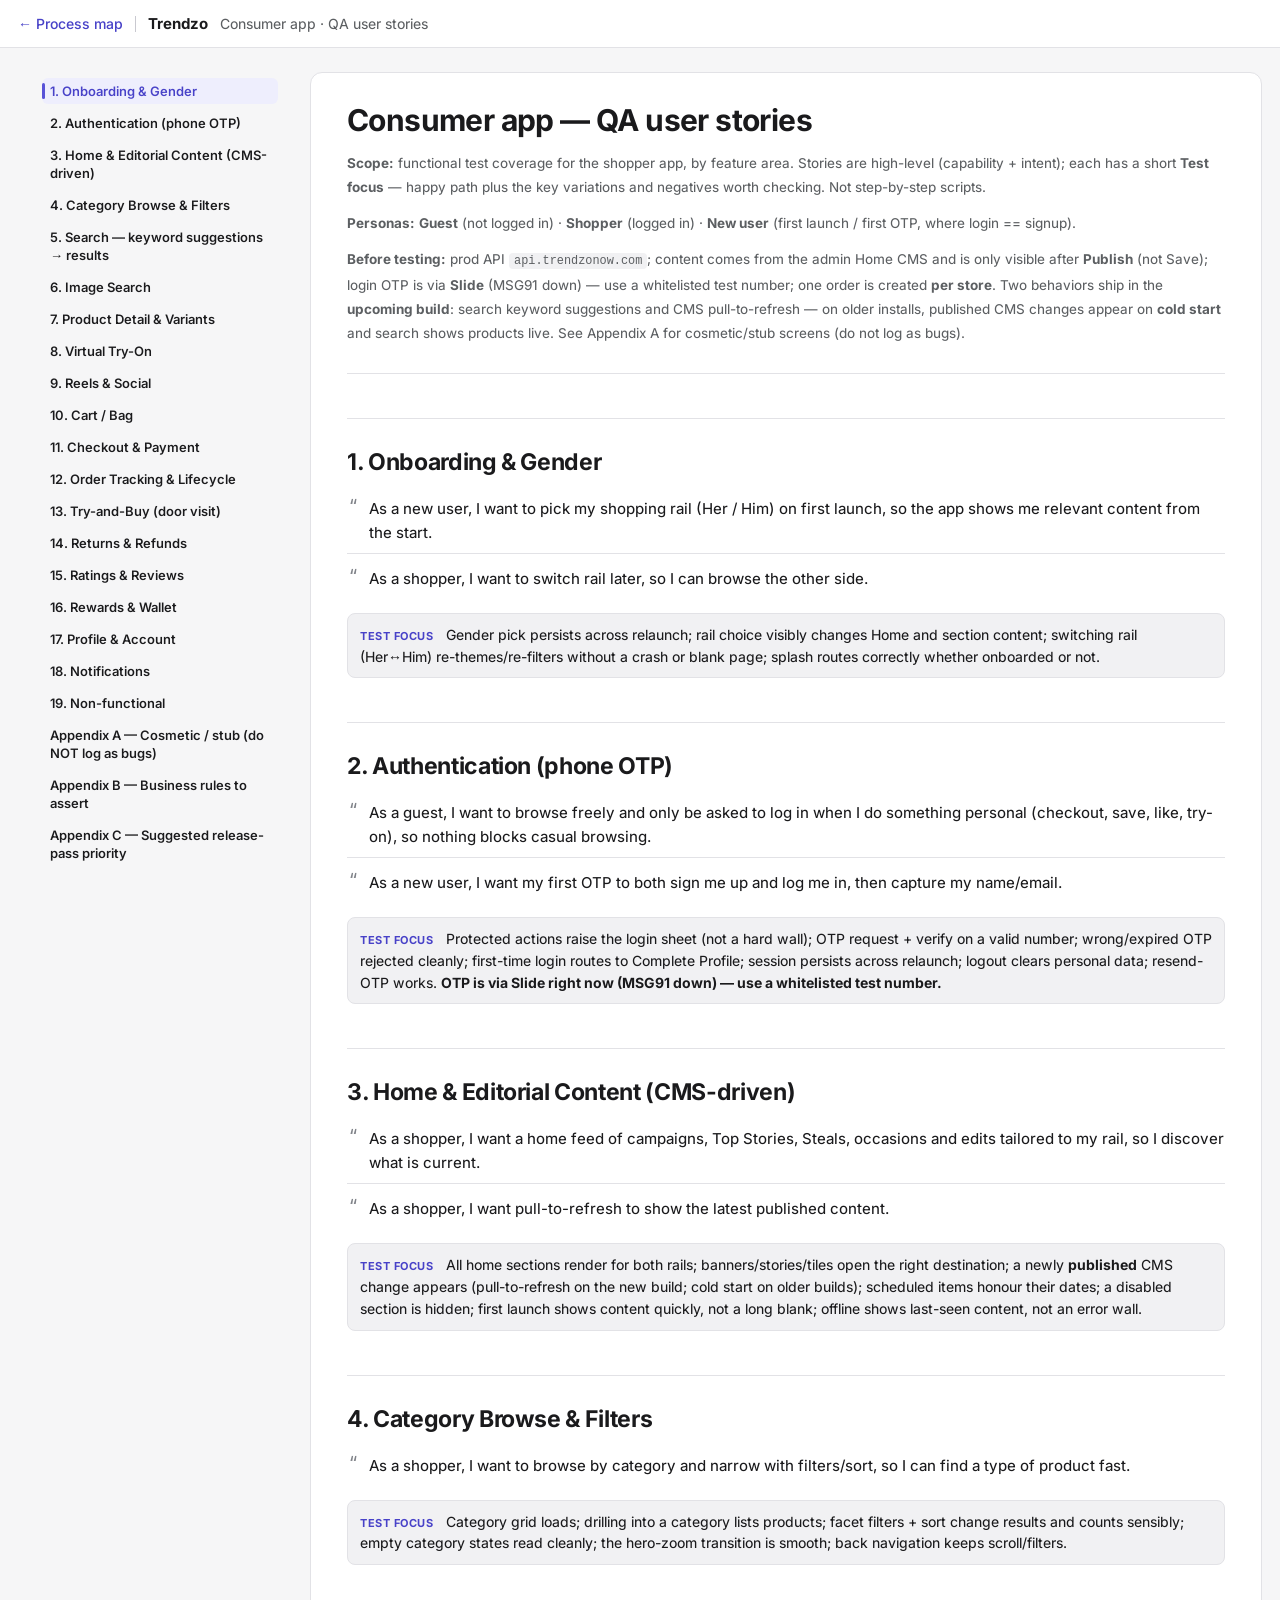
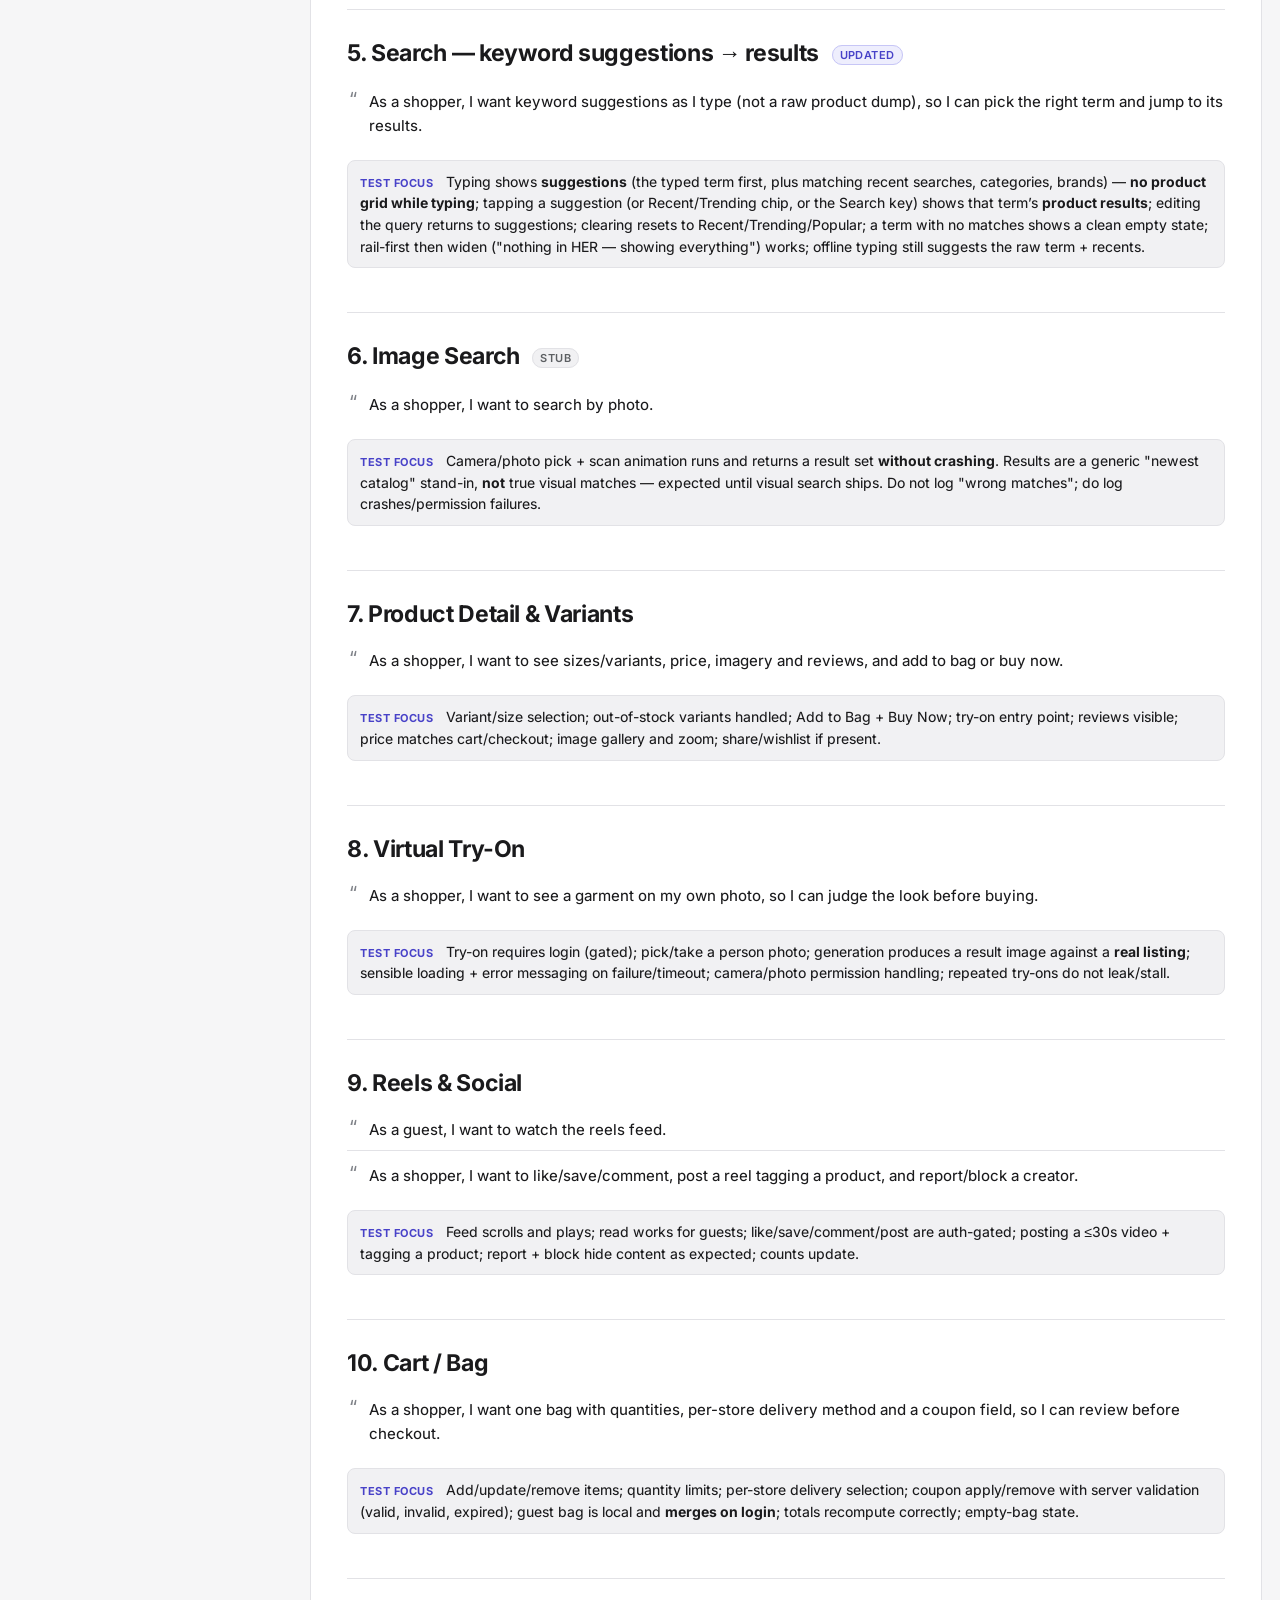
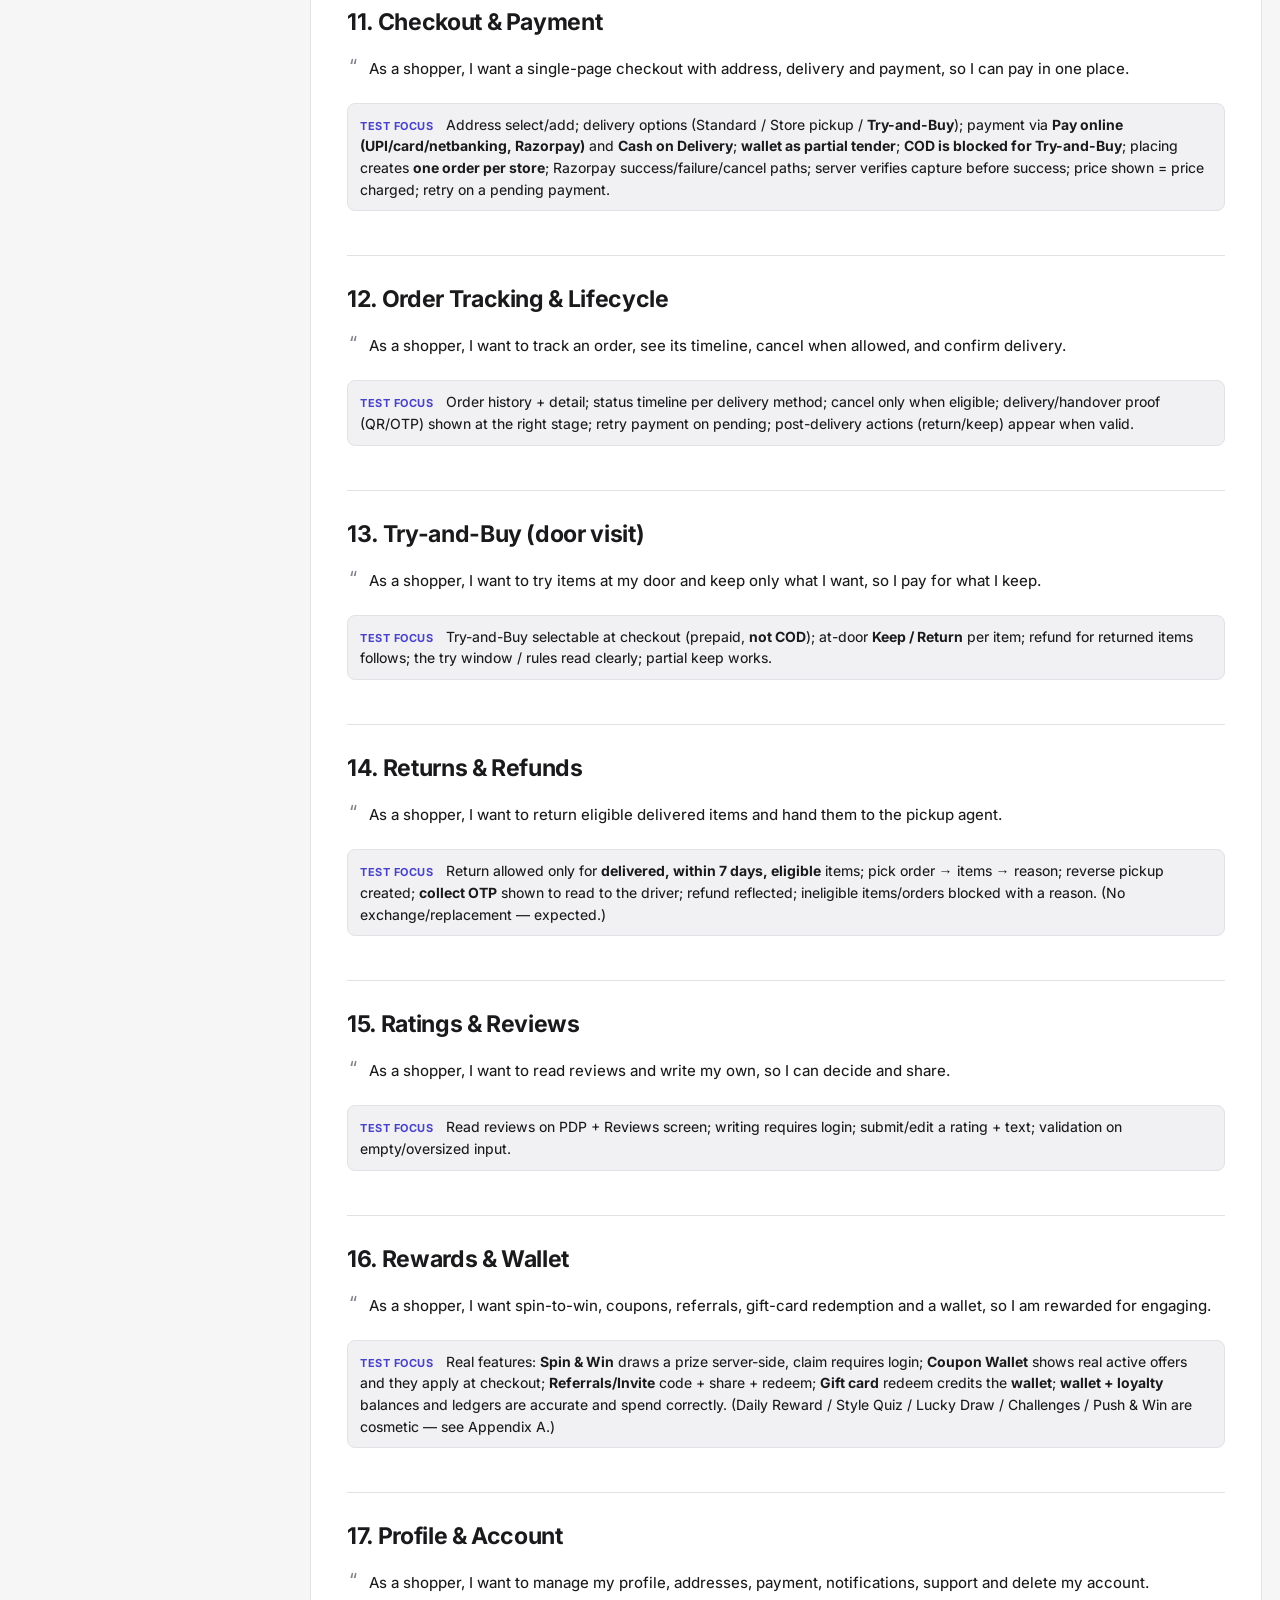
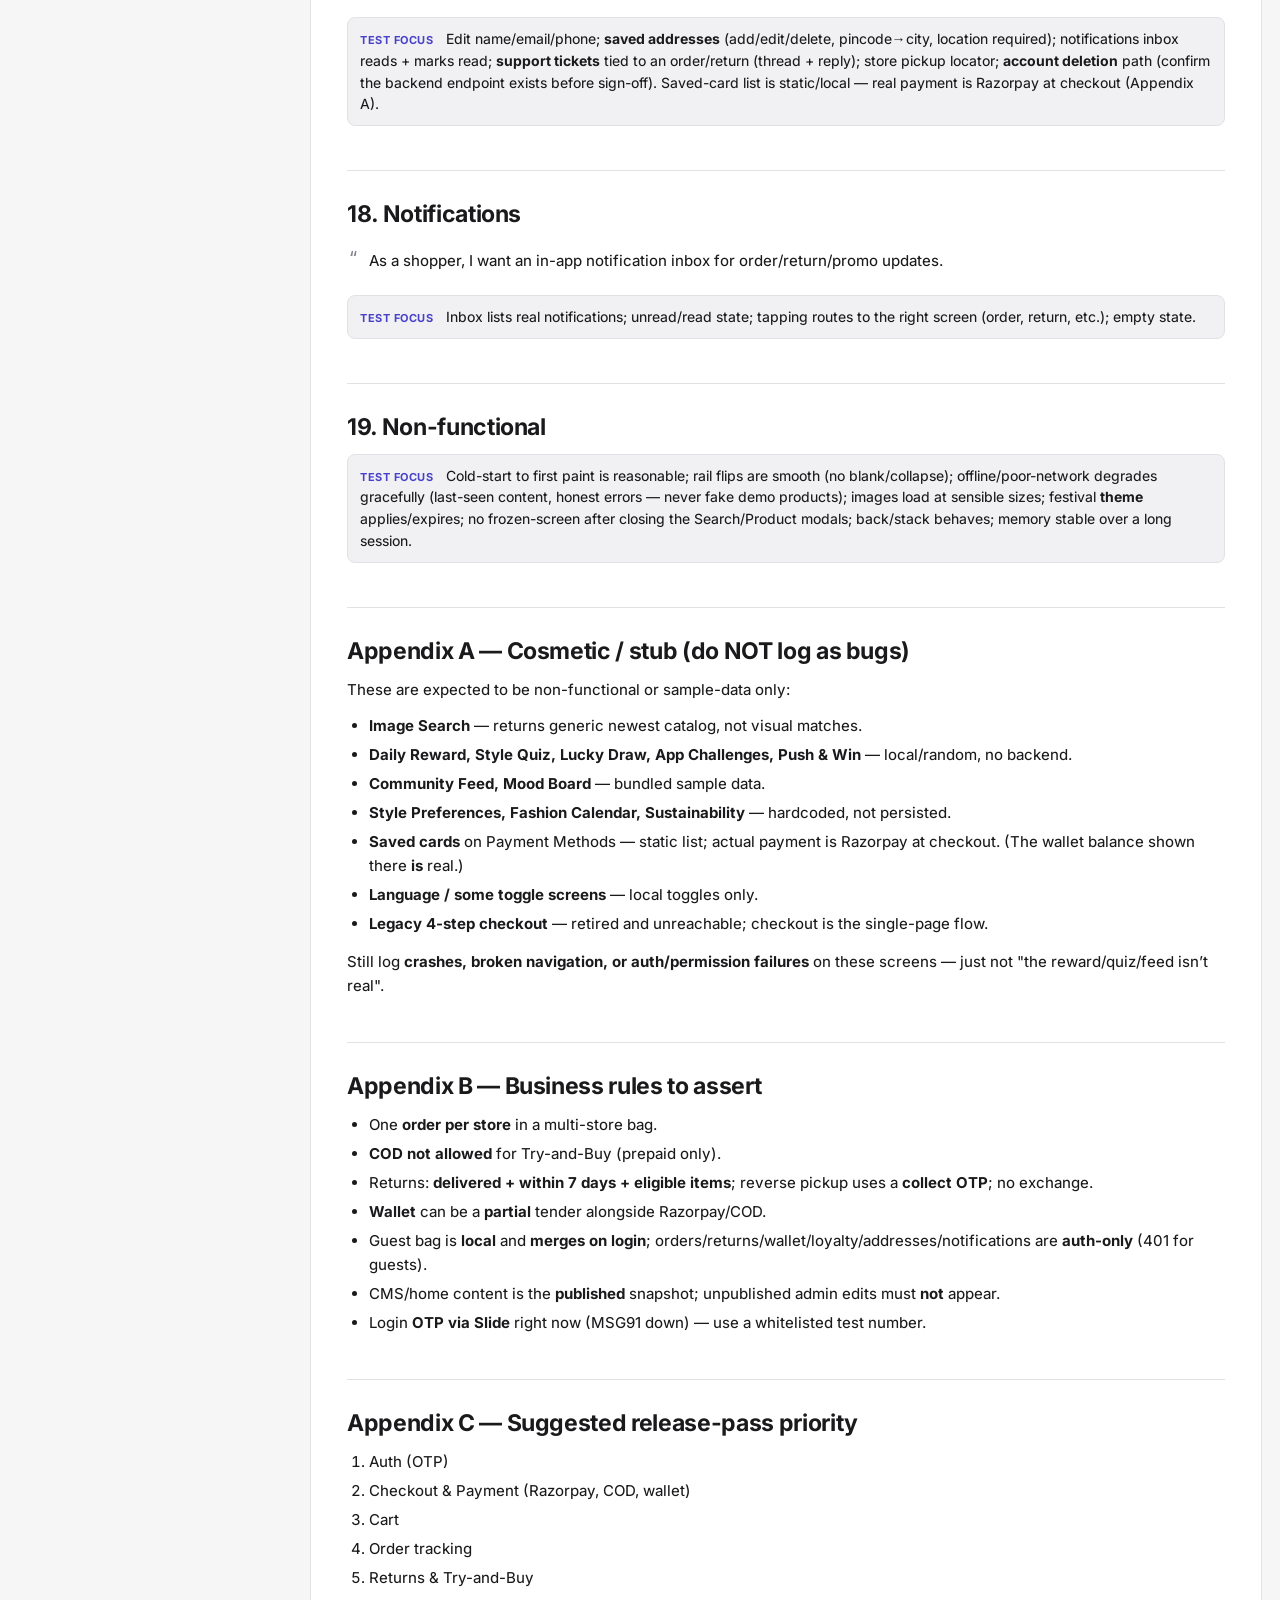
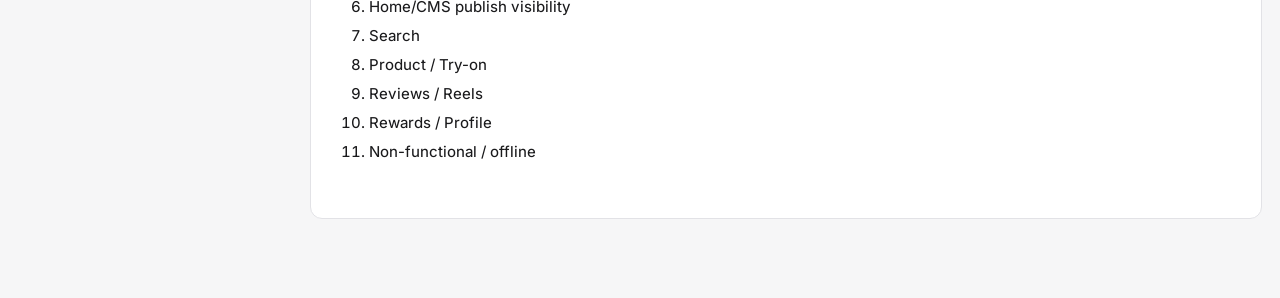
<file: qa-consumer.html>
<!doctype html>
<html lang="en"><head><meta charset="utf-8"><meta name="viewport" content="width=device-width, initial-scale=1">
<meta name="robots" content="noindex,nofollow">
<title>Consumer app: QA user stories · Trendzo</title>
<link rel="icon" href="data:image/svg+xml,%3Csvg xmlns='http://www.w3.org/2000/svg' viewBox='0 0 32 32'%3E%3Crect width='32' height='32' rx='8' fill='%235852d8'/%3E%3Ctext x='16' y='21' font-size='13' font-family='sans-serif' font-weight='700' text-anchor='middle' fill='white'%3EOT%3C/text%3E%3C/svg%3E">
<link rel="stylesheet" href="doc.css">
<style>
  /* Theme-aware: reuse doc.css tokens (rgb(var(--x))) so it reads in dark AND light. */
  .tag{font-size:11px;font-weight:600;text-transform:uppercase;letter-spacing:.04em;padding:2px 7px;border-radius:999px;vertical-align:middle;margin-left:8px;border:1px solid transparent}
  .tag.updated{background:rgb(var(--accent-soft));color:rgb(var(--accent-fg));border-color:rgb(var(--accent-border))}
  .tag.stub{background:rgb(var(--sunken));color:rgb(var(--fg-muted));border-color:rgb(var(--line))}
  .meta{font-size:13.5px;color:rgb(var(--fg-muted))}
  ul.stories{list-style:none;padding-left:0;margin:0 0 14px}
  ul.stories li{position:relative;padding:8px 0 8px 22px;border-bottom:1px solid rgb(var(--line));color:rgb(var(--fg))}
  ul.stories li:last-child{border-bottom:0}
  ul.stories li:before{content:"“";position:absolute;left:2px;top:8px;color:rgb(var(--fg-subtle));font-size:18px;line-height:1}
  p.focus{background:rgb(var(--sunken));border:1px solid rgb(var(--line));border-radius:8px;padding:10px 12px;margin:0 0 10px;font-size:14px;line-height:1.55;color:rgb(var(--fg))}
  p.focus .k{display:inline-block;font-weight:700;font-size:11px;text-transform:uppercase;letter-spacing:.05em;color:rgb(var(--accent-fg));margin-right:8px}
</style>
</head><body>
<header><a class="back" href="index.html">← Process map</a><span class="sep"></span><b>Trendzo</b><span class="sub">Consumer app · QA user stories</span></header>
<div class="wrap">
<nav><div class="grp"><div class="gh"><span class="tg"></span><a class="l2" href="#s1">1. Onboarding &amp; Gender</a></div></div><div class="grp"><div class="gh"><span class="tg"></span><a class="l2" href="#s2">2. Authentication (phone OTP)</a></div></div><div class="grp"><div class="gh"><span class="tg"></span><a class="l2" href="#s3">3. Home &amp; Editorial Content (CMS-driven)</a></div></div><div class="grp"><div class="gh"><span class="tg"></span><a class="l2" href="#s4">4. Category Browse &amp; Filters</a></div></div><div class="grp"><div class="gh"><span class="tg"></span><a class="l2" href="#s5">5. Search — keyword suggestions → results</a></div></div><div class="grp"><div class="gh"><span class="tg"></span><a class="l2" href="#s6">6. Image Search</a></div></div><div class="grp"><div class="gh"><span class="tg"></span><a class="l2" href="#s7">7. Product Detail &amp; Variants</a></div></div><div class="grp"><div class="gh"><span class="tg"></span><a class="l2" href="#s8">8. Virtual Try-On</a></div></div><div class="grp"><div class="gh"><span class="tg"></span><a class="l2" href="#s9">9. Reels &amp; Social</a></div></div><div class="grp"><div class="gh"><span class="tg"></span><a class="l2" href="#s10">10. Cart / Bag</a></div></div><div class="grp"><div class="gh"><span class="tg"></span><a class="l2" href="#s11">11. Checkout &amp; Payment</a></div></div><div class="grp"><div class="gh"><span class="tg"></span><a class="l2" href="#s12">12. Order Tracking &amp; Lifecycle</a></div></div><div class="grp"><div class="gh"><span class="tg"></span><a class="l2" href="#s13">13. Try-and-Buy (door visit)</a></div></div><div class="grp"><div class="gh"><span class="tg"></span><a class="l2" href="#s14">14. Returns &amp; Refunds</a></div></div><div class="grp"><div class="gh"><span class="tg"></span><a class="l2" href="#s15">15. Ratings &amp; Reviews</a></div></div><div class="grp"><div class="gh"><span class="tg"></span><a class="l2" href="#s16">16. Rewards &amp; Wallet</a></div></div><div class="grp"><div class="gh"><span class="tg"></span><a class="l2" href="#s17">17. Profile &amp; Account</a></div></div><div class="grp"><div class="gh"><span class="tg"></span><a class="l2" href="#s18">18. Notifications</a></div></div><div class="grp"><div class="gh"><span class="tg"></span><a class="l2" href="#s19">19. Non-functional</a></div></div><div class="grp"><div class="gh"><span class="tg"></span><a class="l2" href="#app-a">Appendix A — Cosmetic / stub (do NOT log as bugs)</a></div></div><div class="grp"><div class="gh"><span class="tg"></span><a class="l2" href="#app-b">Appendix B — Business rules to assert</a></div></div><div class="grp"><div class="gh"><span class="tg"></span><a class="l2" href="#app-c">Appendix C — Suggested release-pass priority</a></div></div></nav>
<main>
<h1>Consumer app — QA user stories</h1>
<p class="meta"><strong>Scope:</strong> functional test coverage for the shopper app, by feature area. Stories are high-level (capability + intent); each has a short <strong>Test focus</strong> — happy path plus the key variations and negatives worth checking. Not step-by-step scripts.</p>
<p class="meta"><strong>Personas:</strong> <strong>Guest</strong> (not logged in) · <strong>Shopper</strong> (logged in) · <strong>New user</strong> (first launch / first OTP, where login == signup).</p>
<p class="meta"><strong>Before testing:</strong> prod API <code>api.trendzonow.com</code>; content comes from the admin Home CMS and is only visible after <strong>Publish</strong> (not Save); login OTP is via <strong>Slide</strong> (MSG91 down) — use a whitelisted test number; one order is created <strong>per store</strong>. Two behaviors ship in the <strong>upcoming build</strong>: search keyword suggestions and CMS pull-to-refresh — on older installs, published CMS changes appear on <strong>cold start</strong> and search shows products live. See Appendix A for cosmetic/stub screens (do not log as bugs).</p>
<hr />
<h2 id="s1">1. Onboarding &amp; Gender</h2>
<ul class="stories">
<li>As a new user, I want to pick my shopping rail (Her / Him) on first launch, so the app shows me relevant content from the start.</li>
<li>As a shopper, I want to switch rail later, so I can browse the other side.</li>
</ul>
<p class="focus"><span class="k">Test focus</span> Gender pick persists across relaunch; rail choice visibly changes Home and section content; switching rail (Her↔Him) re-themes/re-filters without a crash or blank page; splash routes correctly whether onboarded or not.</p>

<h2 id="s2">2. Authentication (phone OTP)</h2>
<ul class="stories">
<li>As a guest, I want to browse freely and only be asked to log in when I do something personal (checkout, save, like, try-on), so nothing blocks casual browsing.</li>
<li>As a new user, I want my first OTP to both sign me up and log me in, then capture my name/email.</li>
</ul>
<p class="focus"><span class="k">Test focus</span> Protected actions raise the login sheet (not a hard wall); OTP request + verify on a valid number; wrong/expired OTP rejected cleanly; first-time login routes to Complete Profile; session persists across relaunch; logout clears personal data; resend-OTP works. <strong>OTP is via Slide right now (MSG91 down) — use a whitelisted test number.</strong></p>

<h2 id="s3">3. Home &amp; Editorial Content (CMS-driven)</h2>
<ul class="stories">
<li>As a shopper, I want a home feed of campaigns, Top Stories, Steals, occasions and edits tailored to my rail, so I discover what is current.</li>
<li>As a shopper, I want pull-to-refresh to show the latest published content.</li>
</ul>
<p class="focus"><span class="k">Test focus</span> All home sections render for both rails; banners/stories/tiles open the right destination; a newly <strong>published</strong> CMS change appears (pull-to-refresh on the new build; cold start on older builds); scheduled items honour their dates; a disabled section is hidden; first launch shows content quickly, not a long blank; offline shows last-seen content, not an error wall.</p>

<h2 id="s4">4. Category Browse &amp; Filters</h2>
<ul class="stories">
<li>As a shopper, I want to browse by category and narrow with filters/sort, so I can find a type of product fast.</li>
</ul>
<p class="focus"><span class="k">Test focus</span> Category grid loads; drilling into a category lists products; facet filters + sort change results and counts sensibly; empty category states read cleanly; the hero-zoom transition is smooth; back navigation keeps scroll/filters.</p>

<h2 id="s5">5. Search — keyword suggestions → results <span class="tag updated">updated</span></h2>
<ul class="stories">
<li>As a shopper, I want keyword suggestions as I type (not a raw product dump), so I can pick the right term and jump to its results.</li>
</ul>
<p class="focus"><span class="k">Test focus</span> Typing shows <strong>suggestions</strong> (the typed term first, plus matching recent searches, categories, brands) — <strong>no product grid while typing</strong>; tapping a suggestion (or Recent/Trending chip, or the Search key) shows that term’s <strong>product results</strong>; editing the query returns to suggestions; clearing resets to Recent/Trending/Popular; a term with no matches shows a clean empty state; rail-first then widen ("nothing in HER — showing everything") works; offline typing still suggests the raw term + recents.</p>

<h2 id="s6">6. Image Search <span class="tag stub">stub</span></h2>
<ul class="stories">
<li>As a shopper, I want to search by photo.</li>
</ul>
<p class="focus"><span class="k">Test focus</span> Camera/photo pick + scan animation runs and returns a result set <strong>without crashing</strong>. Results are a generic "newest catalog" stand-in, <strong>not</strong> true visual matches — expected until visual search ships. Do not log "wrong matches"; do log crashes/permission failures.</p>

<h2 id="s7">7. Product Detail &amp; Variants</h2>
<ul class="stories">
<li>As a shopper, I want to see sizes/variants, price, imagery and reviews, and add to bag or buy now.</li>
</ul>
<p class="focus"><span class="k">Test focus</span> Variant/size selection; out-of-stock variants handled; Add to Bag + Buy Now; try-on entry point; reviews visible; price matches cart/checkout; image gallery and zoom; share/wishlist if present.</p>

<h2 id="s8">8. Virtual Try-On</h2>
<ul class="stories">
<li>As a shopper, I want to see a garment on my own photo, so I can judge the look before buying.</li>
</ul>
<p class="focus"><span class="k">Test focus</span> Try-on requires login (gated); pick/take a person photo; generation produces a result image against a <strong>real listing</strong>; sensible loading + error messaging on failure/timeout; camera/photo permission handling; repeated try-ons do not leak/stall.</p>

<h2 id="s9">9. Reels &amp; Social</h2>
<ul class="stories">
<li>As a guest, I want to watch the reels feed.</li>
<li>As a shopper, I want to like/save/comment, post a reel tagging a product, and report/block a creator.</li>
</ul>
<p class="focus"><span class="k">Test focus</span> Feed scrolls and plays; read works for guests; like/save/comment/post are auth-gated; posting a ≤30s video + tagging a product; report + block hide content as expected; counts update.</p>

<h2 id="s10">10. Cart / Bag</h2>
<ul class="stories">
<li>As a shopper, I want one bag with quantities, per-store delivery method and a coupon field, so I can review before checkout.</li>
</ul>
<p class="focus"><span class="k">Test focus</span> Add/update/remove items; quantity limits; per-store delivery selection; coupon apply/remove with server validation (valid, invalid, expired); guest bag is local and <strong>merges on login</strong>; totals recompute correctly; empty-bag state.</p>

<h2 id="s11">11. Checkout &amp; Payment</h2>
<ul class="stories">
<li>As a shopper, I want a single-page checkout with address, delivery and payment, so I can pay in one place.</li>
</ul>
<p class="focus"><span class="k">Test focus</span> Address select/add; delivery options (Standard / Store pickup / <strong>Try-and-Buy</strong>); payment via <strong>Pay online (UPI/card/netbanking, Razorpay)</strong> and <strong>Cash on Delivery</strong>; <strong>wallet as partial tender</strong>; <strong>COD is blocked for Try-and-Buy</strong>; placing creates <strong>one order per store</strong>; Razorpay success/failure/cancel paths; server verifies capture before success; price shown = price charged; retry on a pending payment.</p>

<h2 id="s12">12. Order Tracking &amp; Lifecycle</h2>
<ul class="stories">
<li>As a shopper, I want to track an order, see its timeline, cancel when allowed, and confirm delivery.</li>
</ul>
<p class="focus"><span class="k">Test focus</span> Order history + detail; status timeline per delivery method; cancel only when eligible; delivery/handover proof (QR/OTP) shown at the right stage; retry payment on pending; post-delivery actions (return/keep) appear when valid.</p>

<h2 id="s13">13. Try-and-Buy (door visit)</h2>
<ul class="stories">
<li>As a shopper, I want to try items at my door and keep only what I want, so I pay for what I keep.</li>
</ul>
<p class="focus"><span class="k">Test focus</span> Try-and-Buy selectable at checkout (prepaid, <strong>not COD</strong>); at-door <strong>Keep / Return</strong> per item; refund for returned items follows; the try window / rules read clearly; partial keep works.</p>

<h2 id="s14">14. Returns &amp; Refunds</h2>
<ul class="stories">
<li>As a shopper, I want to return eligible delivered items and hand them to the pickup agent.</li>
</ul>
<p class="focus"><span class="k">Test focus</span> Return allowed only for <strong>delivered, within 7 days, eligible</strong> items; pick order → items → reason; reverse pickup created; <strong>collect OTP</strong> shown to read to the driver; refund reflected; ineligible items/orders blocked with a reason. (No exchange/replacement — expected.)</p>

<h2 id="s15">15. Ratings &amp; Reviews</h2>
<ul class="stories">
<li>As a shopper, I want to read reviews and write my own, so I can decide and share.</li>
</ul>
<p class="focus"><span class="k">Test focus</span> Read reviews on PDP + Reviews screen; writing requires login; submit/edit a rating + text; validation on empty/oversized input.</p>

<h2 id="s16">16. Rewards &amp; Wallet</h2>
<ul class="stories">
<li>As a shopper, I want spin-to-win, coupons, referrals, gift-card redemption and a wallet, so I am rewarded for engaging.</li>
</ul>
<p class="focus"><span class="k">Test focus</span> Real features: <strong>Spin &amp; Win</strong> draws a prize server-side, claim requires login; <strong>Coupon Wallet</strong> shows real active offers and they apply at checkout; <strong>Referrals/Invite</strong> code + share + redeem; <strong>Gift card</strong> redeem credits the <strong>wallet</strong>; <strong>wallet + loyalty</strong> balances and ledgers are accurate and spend correctly. (Daily Reward / Style Quiz / Lucky Draw / Challenges / Push &amp; Win are cosmetic — see Appendix A.)</p>

<h2 id="s17">17. Profile &amp; Account</h2>
<ul class="stories">
<li>As a shopper, I want to manage my profile, addresses, payment, notifications, support and delete my account.</li>
</ul>
<p class="focus"><span class="k">Test focus</span> Edit name/email/phone; <strong>saved addresses</strong> (add/edit/delete, pincode→city, location required); notifications inbox reads + marks read; <strong>support tickets</strong> tied to an order/return (thread + reply); store pickup locator; <strong>account deletion</strong> path (confirm the backend endpoint exists before sign-off). Saved-card list is static/local — real payment is Razorpay at checkout (Appendix A).</p>

<h2 id="s18">18. Notifications</h2>
<ul class="stories">
<li>As a shopper, I want an in-app notification inbox for order/return/promo updates.</li>
</ul>
<p class="focus"><span class="k">Test focus</span> Inbox lists real notifications; unread/read state; tapping routes to the right screen (order, return, etc.); empty state.</p>

<h2 id="s19">19. Non-functional</h2>
<p class="focus"><span class="k">Test focus</span> Cold-start to first paint is reasonable; rail flips are smooth (no blank/collapse); offline/poor-network degrades gracefully (last-seen content, honest errors — never fake demo products); images load at sensible sizes; festival <strong>theme</strong> applies/expires; no frozen-screen after closing the Search/Product modals; back/stack behaves; memory stable over a long session.</p>

<h2 id="app-a">Appendix A — Cosmetic / stub (do NOT log as bugs)</h2>
<p>These are expected to be non-functional or sample-data only:</p>
<ul>
<li><strong>Image Search</strong> — returns generic newest catalog, not visual matches.</li>
<li><strong>Daily Reward, Style Quiz, Lucky Draw, App Challenges, Push & Win</strong> — local/random, no backend.</li>
<li><strong>Community Feed, Mood Board</strong> — bundled sample data.</li>
<li><strong>Style Preferences, Fashion Calendar, Sustainability</strong> — hardcoded, not persisted.</li>
<li><strong>Saved cards</strong> on Payment Methods — static list; actual payment is Razorpay at checkout. (The wallet balance shown there <strong>is</strong> real.)</li>
<li><strong>Language / some toggle screens</strong> — local toggles only.</li>
<li><strong>Legacy 4-step checkout</strong> — retired and unreachable; checkout is the single-page flow.</li>
</ul>
<p>Still log <strong>crashes, broken navigation, or auth/permission failures</strong> on these screens — just not "the reward/quiz/feed isn’t real".</p>

<h2 id="app-b">Appendix B — Business rules to assert</h2>
<ul>
<li>One <strong>order per store</strong> in a multi-store bag.</li>
<li><strong>COD not allowed</strong> for Try-and-Buy (prepaid only).</li>
<li>Returns: <strong>delivered + within 7 days + eligible items</strong>; reverse pickup uses a <strong>collect OTP</strong>; no exchange.</li>
<li><strong>Wallet</strong> can be a <strong>partial</strong> tender alongside Razorpay/COD.</li>
<li>Guest bag is <strong>local</strong> and <strong>merges on login</strong>; orders/returns/wallet/loyalty/addresses/notifications are <strong>auth-only</strong> (401 for guests).</li>
<li>CMS/home content is the <strong>published</strong> snapshot; unpublished admin edits must <strong>not</strong> appear.</li>
<li>Login <strong>OTP via Slide</strong> right now (MSG91 down) — use a whitelisted test number.</li>
</ul>

<h2 id="app-c">Appendix C — Suggested release-pass priority</h2>
<ol>
<li>Auth (OTP)</li><li>Checkout & Payment (Razorpay, COD, wallet)</li><li>Cart</li><li>Order tracking</li>
<li>Returns & Try-and-Buy</li><li>Home/CMS publish visibility</li><li>Search</li><li>Product / Try-on</li>
<li>Reviews / Reels</li><li>Rewards / Profile</li><li>Non-functional / offline</li>
</ol>

</main></div>
<script src="doc.js"></script>
</body></html>
</file>
<file: style.css>
/* Tokens copied from frontend/src/styles/tokens.css (light + dark). */
:root {
  --app: 246 246 247; --surface: 255 255 255; --sunken: 241 241 243;
  --line: 226 226 230; --line-strong: 201 201 208;
  --fg: 26 26 28; --fg-muted: 92 95 98; --fg-subtle: 127 130 136; --fg-faint: 163 166 172;
  --accent: 88 82 216; --accent-fg: 72 66 200; --accent-soft: 238 238 253; --accent-border: 199 198 246;
  --success: 24 138 92; --success-fg: 17 105 70; --success-soft: 224 246 235; --success-border: 176 226 203;
  --warning: 191 133 0; --warning-fg: 124 84 0; --warning-soft: 253 240 214; --warning-border: 244 215 150;
  --danger: 205 34 56; --danger-fg: 168 22 42; --danger-soft: 254 233 235; --danger-border: 250 199 205;
  --info: 22 119 190; --info-fg: 17 96 155; --info-soft: 226 240 252; --info-border: 183 216 245;
}
@media (prefers-color-scheme: dark) {
  :root {
    --app: 9 9 11; --surface: 17 17 20; --sunken: 13 13 16;
    --line: 38 38 45; --line-strong: 55 55 64;
    --fg: 244 244 246; --fg-muted: 158 158 170; --fg-subtle: 122 122 134; --fg-faint: 92 92 103;
    --accent: 111 105 245; --accent-fg: 165 161 251; --accent-soft: 32 30 62; --accent-border: 62 58 112;
    --success: 46 178 122; --success-fg: 106 216 168; --success-soft: 18 46 36; --success-border: 32 78 60;
    --warning: 224 165 40; --warning-fg: 240 194 106; --warning-soft: 52 39 12; --warning-border: 88 66 22;
    --danger: 235 82 100; --danger-fg: 248 138 152; --danger-soft: 56 21 27; --danger-border: 92 35 44;
    --info: 76 160 235; --info-fg: 130 190 246; --info-soft: 17 38 58; --info-border: 30 65 98;
  }
}

@font-face {
  font-family: 'Inter Variable';
  font-weight: 100 900;
  src: url(fonts/inter-latin-wght-normal.woff2) format('woff2-variations');
}

* { box-sizing: border-box; }
html, body { height: 100%; margin: 0; }
body {
  background: rgb(var(--app)); color: rgb(var(--fg));
  font: 440 14px/21px 'Inter Variable', Inter, 'Segoe UI', sans-serif;
  display: flex; flex-direction: column; overflow: hidden;
  -webkit-font-smoothing: antialiased;
}
button { font: inherit; color: inherit; cursor: pointer; }

/* ---------- top bar ---------- */
#bar {
  height: 48px; flex: none; display: flex; align-items: center; gap: 16px; padding: 0 14px;
  background: rgb(var(--surface)); border-bottom: 1px solid rgb(var(--line)); z-index: 10;
}
.brand { display: flex; align-items: center; gap: 8px; }
.mark { width: 24px; height: 24px; border-radius: 6px; background: rgb(var(--accent)); color: #fff;
  font-size: 11px; font-weight: 640; display: flex; align-items: center; justify-content: center; }
.sub { color: rgb(var(--fg-muted)); }
.sep { width: 1px; height: 16px; background: rgb(var(--line-strong)); margin: 0 4px; }
.tools { display: flex; align-items: center; gap: 6px; }
.tools .lbl { font-size: 10px; font-weight: 570; text-transform: uppercase; letter-spacing: .06em; color: rgb(var(--fg-subtle)); }
#stages { display: flex; gap: 4px; }
.tools button {
  height: 28px; min-width: 28px; padding: 0 9px; border-radius: 6px;
  background: rgb(var(--surface)); border: 1px solid rgb(var(--line-strong));
}
.tools button:hover { background: rgb(var(--sunken)); }
.stats { margin-left: auto; display: flex; gap: 8px; }
.chip { font-size: 11.5px; font-weight: 510; padding: 2px 8px; border-radius: 6px; white-space: nowrap; }
.chip.warn { background: rgb(var(--warning-soft)); color: rgb(var(--warning-fg)); }
.chip.ok { background: rgb(var(--success-soft)); color: rgb(var(--success-fg)); }

/* ---------- canvas ---------- */
#view { flex: 1; position: relative; overflow: hidden; cursor: grab;
  background-image: radial-gradient(rgb(var(--line-strong) / .55) 1px, transparent 1px); background-size: 24px 24px; }
#view.drag { cursor: grabbing; }
#world { position: absolute; left: 0; top: 0; transform-origin: 0 0; will-change: transform; }
#edges { position: absolute; left: 0; top: 0; overflow: visible; }
#nodes { position: absolute; left: 0; top: 0; }
#labels { position: absolute; left: 0; top: 0; overflow: visible; pointer-events: none; }
#labels .lb { pointer-events: auto; cursor: pointer; transition: opacity .12s; }
#hint { position: absolute; left: 14px; bottom: 12px; font-size: 12.5px; color: rgb(var(--fg-subtle)); pointer-events: none; }

/* column bands, lane rows, section banners (drawn in world space) */
.band { position: absolute; border-left: 1px dashed rgb(var(--line-strong)); }
.band.alt { background: rgb(var(--fg) / .025); }
.stage-h { position: absolute; font-size: 17px; font-weight: 570; text-transform: uppercase; letter-spacing: .06em; color: rgb(var(--fg-muted)); }
.stage-h i { font-style: normal; color: rgb(var(--accent-fg)); margin-right: 6px; }
.lane-l { position: absolute; font-size: 16px; font-weight: 570; color: rgb(var(--fg-subtle)); display: flex; align-items: center; z-index: 3; pointer-events: none; }
.lane-l span { background: rgb(var(--surface) / .92); border: 1px solid rgb(var(--line)); border-radius: 6px; padding: 2px 7px; max-width: 200px; line-height: 20px; }
.lane-line { position: absolute; height: 1px; background: rgb(var(--line)); }
.banner { position: absolute; display: flex; align-items: center; gap: 10px; padding: 0 16px; border-radius: 10px;
  font-size: 22px; font-weight: 600; letter-spacing: -.01em; }
.banner small { font-size: 16px; font-weight: 440; opacity: .85; }
.banner.manual { background: rgb(var(--warning-soft)); color: rgb(var(--warning-fg)); box-shadow: inset 0 0 0 1px rgb(var(--warning-border)); }
.banner.auto { background: rgb(var(--accent-soft)); color: rgb(var(--accent-fg)); box-shadow: inset 0 0 0 1px rgb(var(--accent-border)); }
.timearrow { position: absolute; height: 1px; background: rgb(var(--fg-faint)); }
.timearrow::after { content: ''; position: absolute; right: -1px; top: -4px; border: 4px solid transparent; border-left: 7px solid rgb(var(--fg-faint)); }
.timelbl { position: absolute; font-size: 11px; text-transform: uppercase; letter-spacing: .08em; color: rgb(var(--fg-faint)); }

/* ---------- nodes ---------- */
.node { position: absolute; cursor: pointer; display: flex; align-items: center; justify-content: center; text-align: center;
  padding: 8px 16px; transition: opacity .12s; --bd: var(--line-strong); --bg: var(--surface); --fgc: var(--fg); }
.node .shape { position: absolute; inset: 0; width: 100%; height: 100%; }
div.shape { background: rgb(var(--bg)); border: 1.25px solid rgb(var(--bd)); border-radius: 8px; }
svg.shape { overflow: visible; }
svg.shape polygon { fill: rgb(var(--bg)); stroke: rgb(var(--bd)); stroke-width: 1.25; vector-effect: non-scaling-stroke; }
.node .t { position: relative; font-size: 17px; line-height: 21px; font-weight: 510; color: rgb(var(--fgc)); }
.node .tag { position: absolute; left: 10px; top: -12px; font-size: 12.5px; font-weight: 600; padding: 0 6px; line-height: 20px;
  border-radius: 4px; background: rgb(var(--bg)); color: rgb(var(--fgc)); box-shadow: 0 0 0 1px rgb(var(--bd)); white-space: nowrap; }
.node .pain { position: absolute; right: -8px; top: -9px; min-width: 22px; height: 22px; padding: 0 5px; border-radius: 11px; font-size: 12.5px;
  font-weight: 640; line-height: 22px; color: #fff; background: rgb(var(--danger)); }
.node .asm { position: absolute; right: 10px; bottom: -11px; font-size: 12.5px; line-height: 20px; padding: 0 5px; border-radius: 4px;
  background: rgb(var(--surface)); color: rgb(var(--fg-subtle)); box-shadow: 0 0 0 1px rgb(var(--line-strong)); }
.node.assumed div.shape, .t-external div.shape, .t-gap div.shape { border-style: dashed; }
.node.assumed svg.shape polygon { stroke-dasharray: 4 3; }
.node:hover div.shape { border-color: rgb(var(--accent)); }
.node:hover svg.shape polygon { stroke: rgb(var(--accent)); }
.node.sel div.shape { border-color: rgb(var(--accent)); border-width: 2.25px; }
.node.sel svg.shape polygon { stroke: rgb(var(--accent)); stroke-width: 2.25; }

.t-trigger { --bg: var(--sunken); --bd: var(--fg-faint); }
.t-trigger div.shape { border-radius: 999px; }
.t-action { }
.t-doc { --bg: var(--warning-soft); --bd: var(--warning-border); --fgc: var(--warning-fg); }
.t-decision { --bg: var(--info-soft); --bd: var(--info); --fgc: var(--info-fg); }
.t-external { --bg: var(--surface); --bd: var(--fg-subtle); }
.t-gap { --bg: var(--danger-soft); --bd: var(--danger); --fgc: var(--danger-fg); }
.t-auto { --bg: var(--accent-soft); --bd: var(--accent-border); --fgc: var(--accent-fg); }
.t-approve { --bg: var(--success-soft); --bd: var(--success); --fgc: var(--success-fg); }
.t-store { --bg: var(--sunken); --bd: var(--line-strong); }
.t-store .bars { position: absolute; top: 0; bottom: 0; width: 5px; background: rgb(var(--fg-faint) / .5); }
.t-store .bars.l { left: 0; border-radius: 6px 0 0 6px; } .t-store .bars.r { right: 0; border-radius: 0 6px 6px 0; }
.node.t-decision .t { font-size: 15.5px; line-height: 19px; padding: 0 24px; }

.dim { opacity: .22; }
.node.dim, .edge.dim { pointer-events: auto; }
.hl-store div.shape { border-color: rgb(var(--accent)); border-width: 2px; }

/* ---------- edges ---------- */
.edge path.v { fill: none; stroke: rgb(var(--fg-subtle)); stroke-width: 1.8; }
.edge.loop path.v { stroke: rgb(var(--warning)); stroke-dasharray: 6 3; }
.edge path.hit { fill: none; stroke: transparent; stroke-width: 14; cursor: pointer; }
.edge:hover path.v { stroke: rgb(var(--accent)); }
.edge.sel path.v, .edge.on path.v { stroke: rgb(var(--accent)); stroke-width: 2.5; }
.lb rect { fill: rgb(var(--surface)); stroke: rgb(var(--line-strong)); }
.lb text { font-size: 14px; font-weight: 570; fill: rgb(var(--fg-muted)); text-anchor: middle; dominant-baseline: central; }
.edge { transition: opacity .12s; }
.datalink { fill: none; stroke: rgb(var(--accent)); stroke-width: 1.75; stroke-dasharray: 3 4; pointer-events: none; }

/* ---------- legend ---------- */
#legend { position: absolute; right: 14px; bottom: 12px; background: rgb(var(--surface)); border: 1px solid rgb(var(--line));
  border-radius: 10px; padding: 8px 10px; display: grid; grid-template-columns: repeat(3, auto); gap: 6px 16px; font-size: 12.5px; color: rgb(var(--fg-muted)); }
#legend div { display: flex; align-items: center; gap: 6px; white-space: nowrap; }
#legend i { width: 18px; height: 11px; border-radius: 3px; border: 1.25px solid rgb(var(--bd)); background: rgb(var(--bg)); display: inline-block; --bd: var(--line-strong); --bg: var(--surface); }
#legend i.dash { border-style: dashed; }
#legend i.dia { transform: rotate(45deg) scale(.7); width: 12px; height: 12px; }
#legend i.pill { border-radius: 8px; }
#legend i.loop { height: 0; border: 0; border-top: 2px dashed rgb(var(--warning)); border-radius: 0; background: none; }

/* ---------- panel ---------- */
#panel { position: absolute; top: 48px; right: 0; bottom: 0; width: 420px; background: rgb(var(--surface));
  border-left: 1px solid rgb(var(--line)); box-shadow: -8px 0 24px -12px rgb(0 0 0 / .18); overflow-y: auto; padding: 16px; z-index: 20; }
#panel[hidden] { display: none; }
#panel h2 { margin: 6px 0 6px; font-size: 19px; line-height: 26px; font-weight: 600; letter-spacing: -.01em; }
#panel .x { float: right; border: 0; background: none; font-size: 18px; color: rgb(var(--fg-subtle)); }
#panel p { margin: 0 0 10px; color: rgb(var(--fg-muted)); }
#panel h3 { margin: 18px 0 8px; font-size: 11px; font-weight: 570; text-transform: uppercase; letter-spacing: .06em; color: rgb(var(--fg-subtle)); }
.badges { display: flex; flex-wrap: wrap; gap: 5px; }
.b { font-size: 12px; font-weight: 510; padding: 1px 7px; border-radius: 6px; background: rgb(var(--sunken)); color: rgb(var(--fg-muted)); }
.b.warn { background: rgb(var(--warning-soft)); color: rgb(var(--warning-fg)); }
.b.acc { background: rgb(var(--accent-soft)); color: rgb(var(--accent-fg)); }
.b.ok { background: rgb(var(--success-soft)); color: rgb(var(--success-fg)); }
.b.bad { background: rgb(var(--danger-soft)); color: rgb(var(--danger-fg)); }
.b.info { background: rgb(var(--info-soft)); color: rgb(var(--info-fg)); }
.box { border-radius: 8px; padding: 11px 13px; margin-bottom: 10px; font-size: 13.5px; line-height: 20px; }
.box.touch { background: rgb(var(--warning-soft)); box-shadow: inset 0 0 0 1px rgb(var(--warning-border)); color: rgb(var(--warning-fg)); }
.box.touch.ok { background: rgb(var(--success-soft)); box-shadow: inset 0 0 0 1px rgb(var(--success-border)); color: rgb(var(--success-fg)); }
.box.assumed { background: rgb(var(--sunken)); border: 1px dashed rgb(var(--fg-faint)); color: rgb(var(--fg-muted)); }
.box ul { margin: 4px 0 0; padding-left: 16px; }
.list { list-style: none; margin: 0; padding: 0; }
.list li { margin-bottom: 7px; }
.link { background: none; border: 0; padding: 0; text-align: left; color: rgb(var(--accent-fg)); font-size: 13.5px; }
.link:hover { text-decoration: underline; }
.chip-l { display: inline-block; margin: 0 4px 4px 0; padding: 2px 9px; border-radius: 6px; font-size: 12.5px; font-weight: 510;
  background: rgb(var(--accent-soft)); color: rgb(var(--accent-fg)); border: 1px solid rgb(var(--accent-border)); cursor: pointer; }
.kv { display: grid; grid-template-columns: 84px 1fr; gap: 6px 10px; font-size: 13.5px; }
.kv dt { color: rgb(var(--fg-subtle)); } .kv dd { margin: 0; }

.node .tag.a { left: 8px; right: auto; top: auto; bottom: -8px; background: rgb(var(--sunken)); color: rgb(var(--fg-subtle)); box-shadow: 0 0 0 1px rgb(var(--fg-faint)); }
.node .tag:not(.a) { max-width: calc(100% - 16px); overflow: hidden; text-overflow: ellipsis; }
#world.anim { transition: transform .4s cubic-bezier(.16,1,.3,1); }
.edge path.v { marker-end: url(#ar); }
.edge.loop path.v { marker-end: url(#ar-loop); }
.edge.sel path.v, .edge.on path.v { marker-end: url(#ar-on); }
.ar { fill: rgb(var(--fg-subtle)); } .ar-loop { fill: rgb(var(--warning)); } .ar-on { fill: rgb(var(--accent)); }
.t-store .t { margin: 0 6px; }

.edge.long path.v { opacity: .5; }
.edge.long.on path.v, .edge.long.sel path.v, .edge.long:hover path.v { opacity: 1; }

.stage-h, .timelbl { white-space: nowrap; }
.edge.long path.v { opacity: .38; }

.has-panel #legend { right: 434px; }

.lb.dim { opacity: .2; }
.lb.on rect, .lb.sel rect { stroke: rgb(var(--accent)); }
.lb.loop rect { stroke: rgb(var(--warning-border)); }

.gl { margin: 0; } .gl dt { font-weight: 640; font-size: 13.5px; margin-top: 10px; color: rgb(var(--accent-fg)); }
.gl dd { margin: 2px 0 0; font-size: 13px; line-height: 19px; color: rgb(var(--fg-muted)); } .gl dd b { color: rgb(var(--fg)); font-weight: 570; }
.stats .chip, .tools button { font-size: 13px; } .tools button { height: 30px; }
#legend i { width: 22px; height: 13px; }

.node .t { font-weight: 540; }

.t-feature { --bg: var(--surface); --bd: var(--info); --fgc: var(--fg); }
.t-feature div.shape { border-width: 1.5px; }
.t-feature .bars.l { position: absolute; left: 0; top: 0; bottom: 0; width: 6px; background: rgb(var(--info)); border-radius: 8px 0 0 8px; }
.t-feature .tag { background: rgb(var(--info-soft)); color: rgb(var(--info-fg)); }
.t-feature .t { margin-left: 4px; }
.chip.info { background: rgb(var(--info-soft)); color: rgb(var(--info-fg)); }

.box.solves { background: rgb(var(--accent-soft)); box-shadow: inset 0 0 0 1px rgb(var(--accent-border)); color: rgb(var(--fg)); }
.box.solves ul { margin: 0; padding-left: 0; list-style: none; } .box.solves li + li { margin-top: 10px; padding-top: 10px; border-top: 1px dashed rgb(var(--accent-border)); }
#panel h3:first-of-type { margin-top: 12px; }

.tools .doc-btn { height: 30px; display: inline-flex; align-items: center; padding: 0 12px; border-radius: 6px; font-size: 13px; font-weight: 510; text-decoration: none; background: rgb(var(--accent)); color: #fff; }
.tools .doc-btn:hover { background: rgb(var(--accent-fg)); }

/* header fit */
#bar { gap: 10px; }
.brand, .tools { flex: none; white-space: nowrap; }
.tools button, .tools .doc-btn { white-space: nowrap; }
.tools { gap: 5px; }
.stats { min-width: 0; overflow: hidden; gap: 6px; } .stats .chip { font-size: 12px; padding: 2px 7px; }
@media (max-width: 1750px) { .brand .sub, .brand .sep { display: none; } }
@media (max-width: 1500px) { .stats { display: none; } }

/* slim themed scrollbars */
* { scrollbar-width: thin; scrollbar-color: rgb(var(--fg) / .22) transparent; }
*:hover { scrollbar-color: rgb(var(--fg) / .38) transparent; }
::-webkit-scrollbar { width: 8px; height: 8px; }
::-webkit-scrollbar-track, ::-webkit-scrollbar-corner { background: transparent; }
::-webkit-scrollbar-thumb { background: rgb(var(--fg) / .22); border-radius: 999px; border: 2px solid transparent; background-clip: content-box; }
::-webkit-scrollbar-thumb:hover { background: rgb(var(--fg) / .4); background-clip: content-box; }
::-webkit-scrollbar-button { display: none; }

/* no text selection while panning */
body { -webkit-user-select: none; user-select: none; }
#view { touch-action: none; }
#panel, #panel * { -webkit-user-select: text; user-select: text; }
#panel button, #panel .chip-l { -webkit-user-select: none; user-select: none; }

/* backdrop must not swallow clicks meant for arrows */
#nodes { pointer-events: none; }
#nodes .node { pointer-events: auto; }

/* change markers (proposed half) */
.node .tag.chg { background: rgb(var(--accent)); color: #fff; box-shadow: none; }
.chg-add div.shape, .chg-add svg.shape polygon { stroke: rgb(var(--success)); }
.chg-add div.shape { border-color: rgb(var(--success)); }
.chg-modify div.shape { border-color: rgb(var(--info)); }
.chg-modify svg.shape polygon { stroke: rgb(var(--info)); }
.chg-remove { opacity: .85; }
.chg-remove div.shape { border-style: dashed; border-color: rgb(var(--fg-faint)); background: rgb(var(--sunken)); }
.chg-remove .t { text-decoration: line-through; color: rgb(var(--fg-subtle)); }
.chg-remove .tag.chg { background: rgb(var(--danger)); }
</file>
<file: doc.css>
:root {
  --app: 246 246 247; --surface: 255 255 255; --sunken: 241 241 243; --line: 226 226 230; --line-strong: 201 201 208;
  --fg: 26 26 28; --fg-muted: 92 95 98; --fg-subtle: 127 130 136; --accent: 88 82 216; --accent-fg: 72 66 200; --accent-soft: 238 238 253; --accent-border: 199 198 246;
}
@media (prefers-color-scheme: dark) {
  :root { --app: 9 9 11; --surface: 17 17 20; --sunken: 13 13 16; --line: 38 38 45; --line-strong: 55 55 64; --fg: 244 244 246; --fg-muted: 158 158 170; --fg-subtle: 122 122 134; --accent: 111 105 245; --accent-fg: 165 161 251; --accent-soft: 32 30 62; --accent-border: 62 58 112; }
}
@font-face { font-family: 'Inter Variable'; font-weight: 100 900; src: url(fonts/inter-latin-wght-normal.woff2) format('woff2-variations'); }
* { box-sizing: border-box; }
html { scroll-behavior: smooth; scroll-padding-top: 64px; }
body { margin: 0; background: rgb(var(--app)); color: rgb(var(--fg)); font: 440 15px/24px 'Inter Variable', Inter, 'Segoe UI', sans-serif; -webkit-font-smoothing: antialiased; }
header { position: sticky; top: 0; z-index: 5; height: 48px; display: flex; align-items: center; gap: 12px; padding: 0 18px; background: rgb(var(--surface)); border-bottom: 1px solid rgb(var(--line)); }
header .back { color: rgb(var(--accent-fg)); text-decoration: none; font-weight: 510; font-size: 14px; }
header .back:hover { text-decoration: underline; }
.sep { width: 1px; height: 16px; background: rgb(var(--line-strong)); }
.sub { color: rgb(var(--fg-muted)); font-size: 14px; }
.wrap { display: flex; gap: 32px; max-width: 1280px; margin: 0 auto; padding: 24px 18px 80px; }
nav { flex: none; width: 260px; position: sticky; top: 72px; align-self: flex-start; max-height: calc(100vh - 90px); overflow: auto; font-size: 13px; line-height: 18px; }
nav a { display: block; color: rgb(var(--fg-muted)); text-decoration: none; padding: 4px 8px; border-radius: 6px; }
nav a:hover { background: rgb(var(--sunken)); color: rgb(var(--fg)); }
nav a.l2 { font-weight: 570; color: rgb(var(--fg)); margin-top: 8px; }
nav a.l3 { padding-left: 18px; }
main { flex: 1; min-width: 0; background: rgb(var(--surface)); border: 1px solid rgb(var(--line)); border-radius: 12px; padding: 28px 36px 40px; }
h1 { font-size: 30px; line-height: 38px; letter-spacing: -.02em; margin: 0 0 12px; }
h2 { font-size: 23px; line-height: 30px; letter-spacing: -.015em; margin: 44px 0 12px; padding-top: 28px; border-top: 1px solid rgb(var(--line)); }
h3 { font-size: 18px; line-height: 26px; margin: 30px 0 8px; }
h4 { font-size: 15.5px; line-height: 22px; margin: 22px 0 6px; padding: 6px 10px; background: rgb(var(--accent-soft)); border-radius: 8px; box-shadow: inset 0 0 0 1px rgb(var(--accent-border)); }
p { margin: 0 0 12px; } ul, ol { margin: 0 0 14px; padding-left: 22px; } li { margin-bottom: 5px; }
li ul { margin-top: 5px; margin-bottom: 0; }
a { color: rgb(var(--accent-fg)); }
code { font-family: ui-monospace, SFMono-Regular, Menlo, Consolas, monospace; font-size: .88em; background: rgb(var(--sunken)); padding: 1px 5px; border-radius: 4px; overflow-wrap: anywhere; }
pre { background: rgb(var(--sunken)); border: 1px solid rgb(var(--line)); border-radius: 8px; padding: 14px 16px; overflow: auto; font-size: 12.5px; line-height: 19px; }
pre code { background: none; padding: 0; }
hr { border: 0; border-top: 1px solid rgb(var(--line)); margin: 28px 0; }
blockquote { margin: 0 0 14px; padding: 8px 14px; border-left: 3px solid rgb(var(--accent)); background: rgb(var(--accent-soft)); border-radius: 0 8px 8px 0; }
.tw { overflow-x: auto; margin: 0 0 16px; border: 1px solid rgb(var(--line)); border-radius: 8px; }
table { border-collapse: collapse; width: 100%; font-size: 13px; line-height: 19px; }
th { text-align: left; background: rgb(var(--sunken)); font-size: 11px; text-transform: uppercase; letter-spacing: .06em; color: rgb(var(--fg-subtle)); padding: 8px 12px; border-bottom: 1px solid rgb(var(--line)); white-space: nowrap; }
td { padding: 8px 12px; border-bottom: 1px solid rgb(var(--line)); vertical-align: top; }
tr:last-child td { border-bottom: 0; }
@media (max-width: 900px) { nav { display: none; } main { padding: 20px 16px 32px; } .wrap { padding: 12px 10px 60px; } }

/* slim themed scrollbars */
* { scrollbar-width: thin; scrollbar-color: rgb(var(--fg) / .22) transparent; }
*:hover { scrollbar-color: rgb(var(--fg) / .38) transparent; }
::-webkit-scrollbar { width: 8px; height: 8px; }
::-webkit-scrollbar-track, ::-webkit-scrollbar-corner { background: transparent; }
::-webkit-scrollbar-thumb { background: rgb(var(--fg) / .22); border-radius: 999px; border: 2px solid transparent; background-clip: content-box; }
::-webkit-scrollbar-thumb:hover { background: rgb(var(--fg) / .4); background-clip: content-box; }
::-webkit-scrollbar-button { display: none; }

/* scrollspy: active section */
nav a { position: relative; transition: background .12s, color .12s; }
nav a.active { background: rgb(var(--accent-soft)); color: rgb(var(--accent-fg)); font-weight: 570; }
nav a.active::before { content: ''; position: absolute; left: 0; top: 5px; bottom: 5px; width: 3px; border-radius: 2px; background: rgb(var(--accent)); }

/* collapsible groups */
nav .gh { display: flex; align-items: flex-start; gap: 2px; margin-top: 6px; }
nav .tg { flex: none; width: 22px; height: 26px; padding: 0; border: 0; background: none; color: rgb(var(--fg-subtle)); display: flex; align-items: center; justify-content: center; cursor: pointer; border-radius: 6px; }
nav button.tg:hover { background: rgb(var(--sunken)); color: rgb(var(--fg)); }
nav .tg svg { transition: transform .2s; }
nav .grp.open .tg svg { transform: rotate(90deg); }
nav a.l2 { flex: 1; margin-top: 0; }
nav a.l3 { margin-left: 24px; padding-left: 10px; border-left: 1px solid rgb(var(--line)); border-radius: 0 6px 6px 0; }
nav a.l3.active::before { left: -1px; }
nav .subs { display: grid; grid-template-rows: 0fr; transition: grid-template-rows .22s ease; }
nav .subs > div { overflow: hidden; min-height: 0; }
nav .grp.open .subs { grid-template-rows: 1fr; }

main { overflow-wrap: anywhere; }
.tw td, .tw th { overflow-wrap: normal; }
</file>
